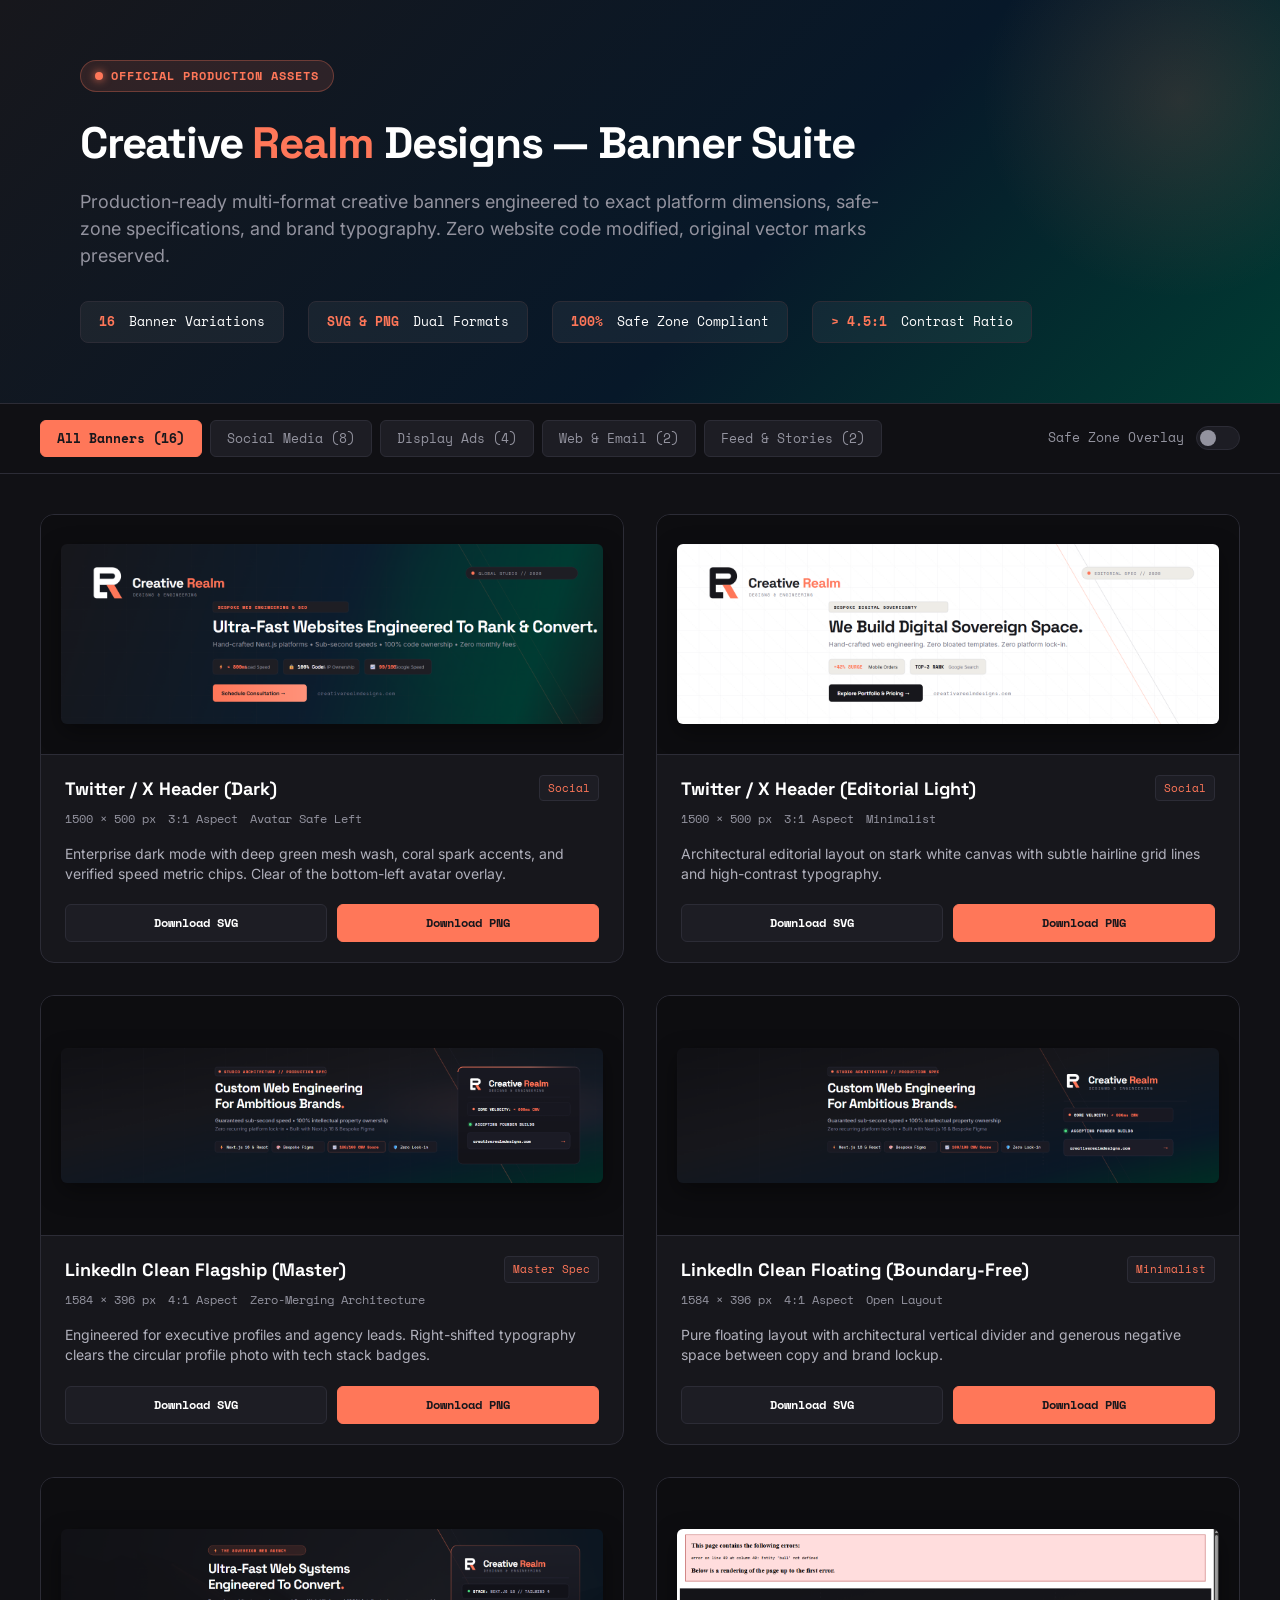
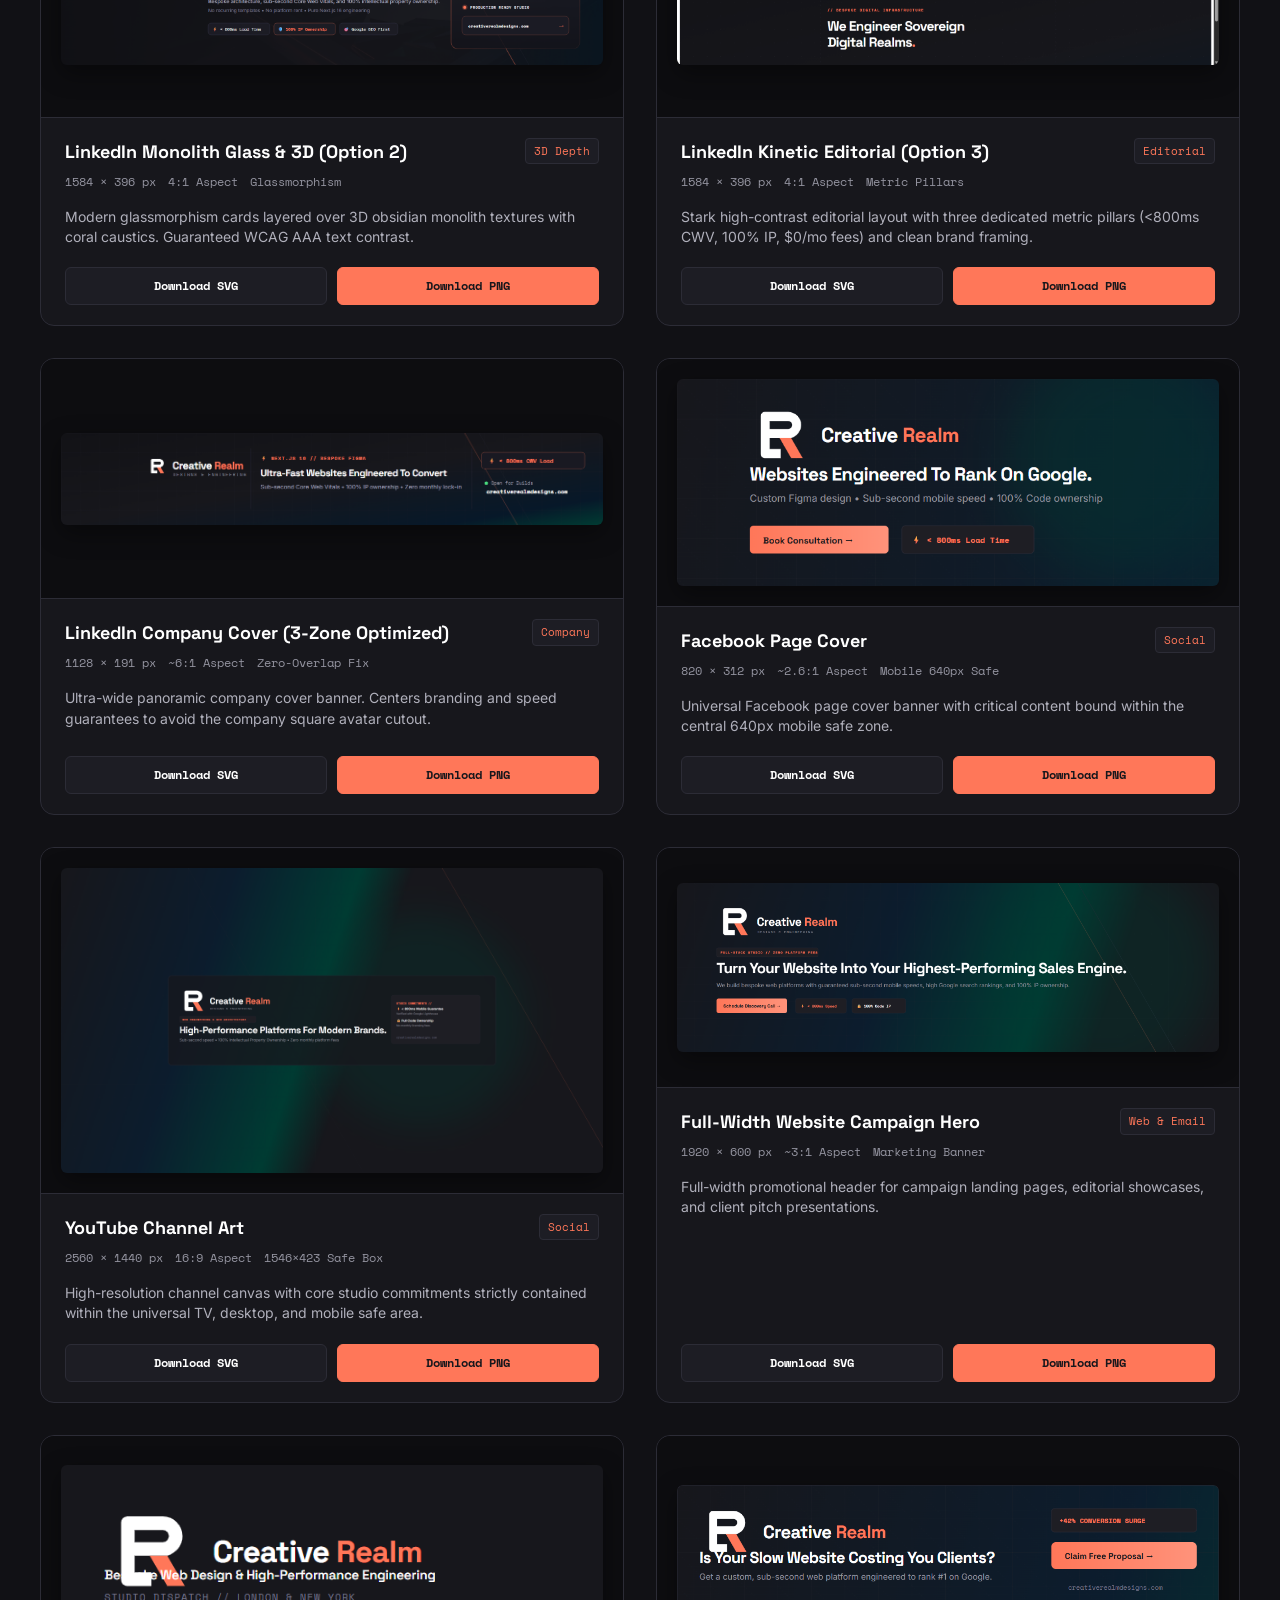
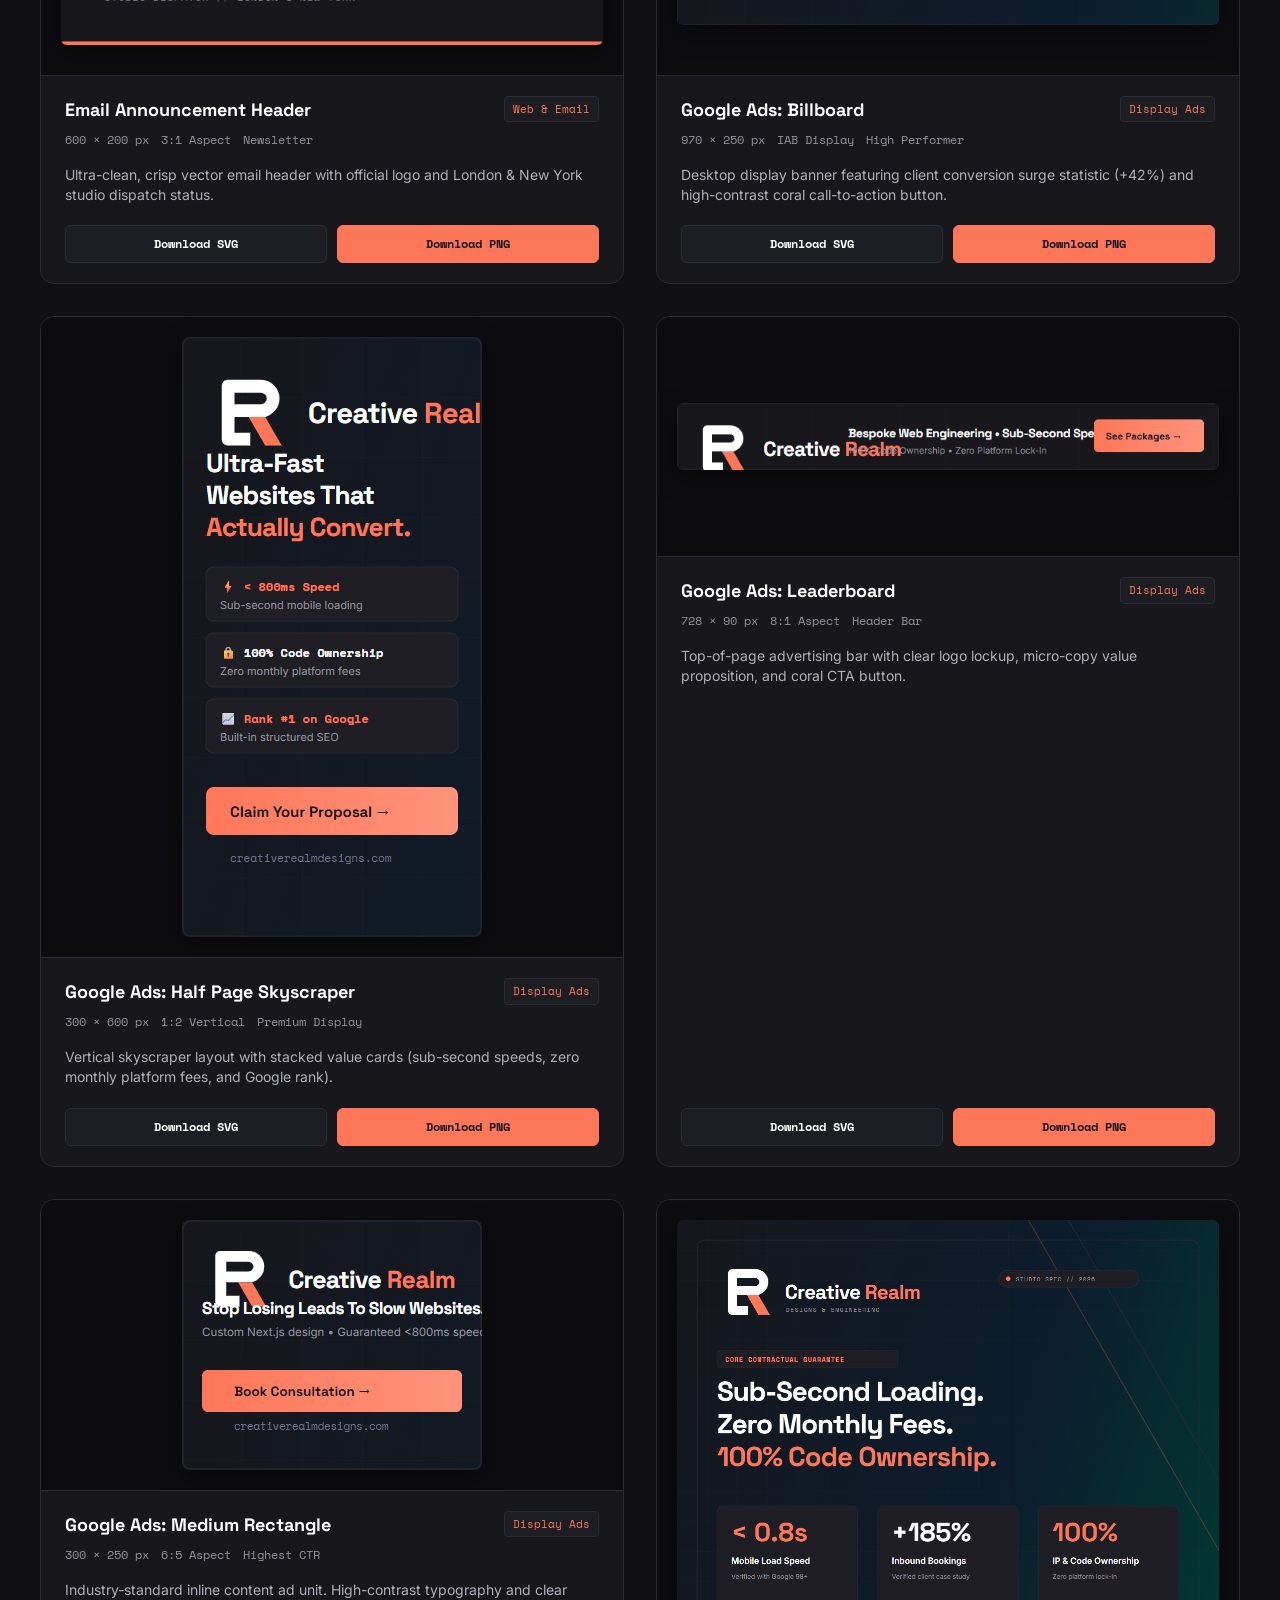
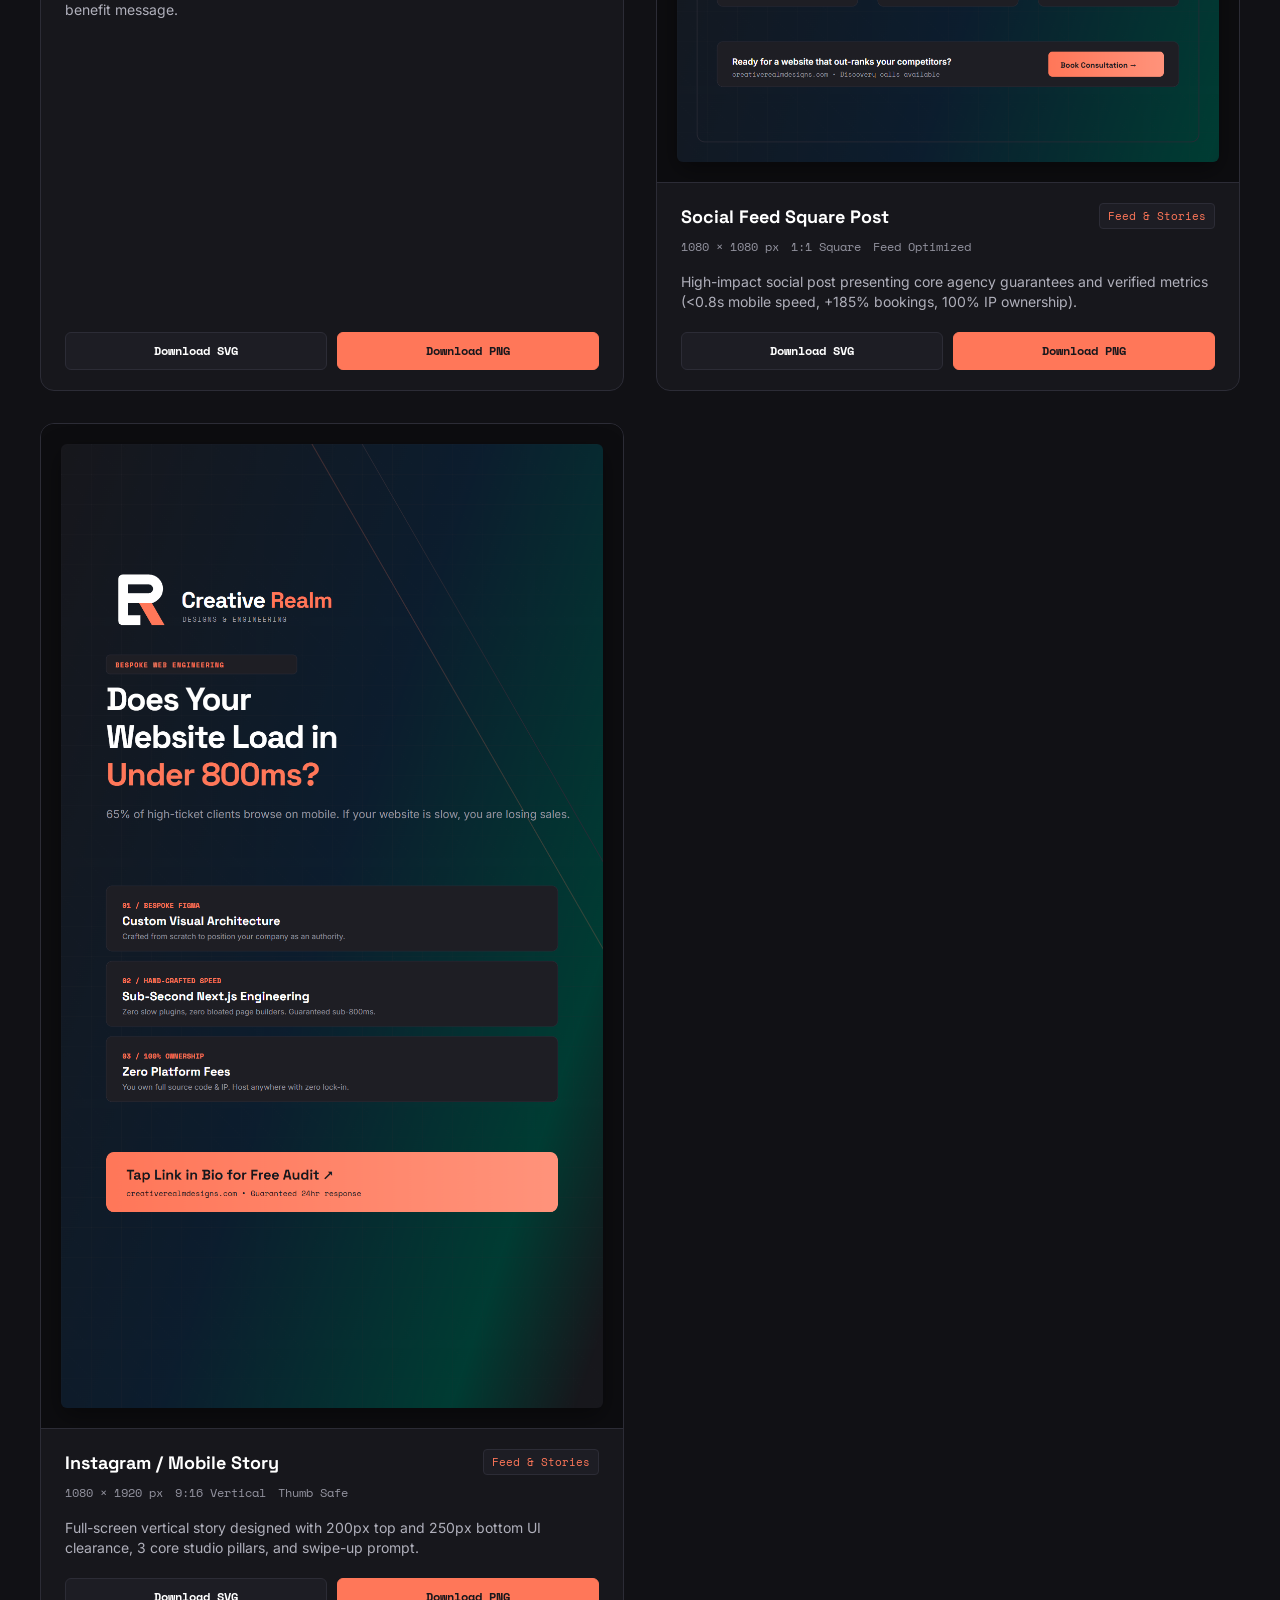
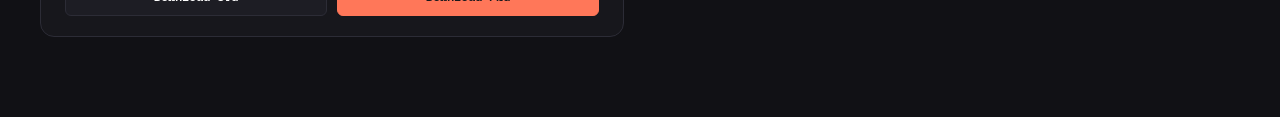
<file: public/banner/index.html>
<!DOCTYPE html>
<html lang="en">
<head>
  <meta charset="UTF-8">
  <meta name="viewport" content="width=device-width, initial-scale=1.0">
  <title>Creative Realm Designs — Brand Banner Suite &amp; Showcase</title>
  <link rel="preconnect" href="https://fonts.googleapis.com">
  <link rel="preconnect" href="https://fonts.gstatic.com" crossorigin>
  <link href="https://fonts.googleapis.com/css2?family=Space+Grotesk:wght@500;600;700&family=Space+Mono:wght@400;700&family=Inter:wght@400;500;600;700&display=swap" rel="stylesheet">
  <style>
    :root {
      --bg: #111115;
      --surface: #17171c;
      --card: #1d1d24;
      --card-border: #2c2c36;
      --text: #ffffff;
      --text-muted: #93939f;
      --coral: #ff7759;
      --coral-soft: #ffad9b;
      --deep-green: #003c33;
      --dark-navy: #071829;
      --soft-stone: #eeece7;
      --font-display: 'Space Grotesk', sans-serif;
      --font-mono: 'Space Mono', monospace;
      --font-body: 'Inter', sans-serif;
    }

    * { box-sizing: border-box; margin: 0; padding: 0; }
    body {
      background-color: var(--bg);
      color: var(--text);
      font-family: var(--font-body);
      line-height: 1.5;
      padding-bottom: 80px;
    }

    header {
      background: linear-gradient(135deg, #17171c 0%, #071829 60%, #003c33 100%);
      border-bottom: 1px solid var(--card-border);
      padding: 60px 40px;
      position: relative;
      overflow: hidden;
    }

    header::after {
      content: '';
      position: absolute;
      top: -100px;
      right: -100px;
      width: 400px;
      height: 400px;
      background: radial-gradient(circle, rgba(255,119,89,0.15) 0%, transparent 70%);
      pointer-events: none;
    }

    .container {
      max-width: 1440px;
      margin: 0 auto;
      padding: 0 40px;
    }

    .header-badge {
      display: inline-flex;
      align-items: center;
      gap: 8px;
      background: rgba(255, 119, 89, 0.12);
      border: 1px solid rgba(255, 119, 89, 0.3);
      color: var(--coral);
      padding: 6px 14px;
      border-radius: 999px;
      font-family: var(--font-mono);
      font-size: 12px;
      font-weight: 700;
      letter-spacing: 1px;
      margin-bottom: 18px;
    }

    .header-badge::before {
      content: '';
      width: 8px;
      height: 8px;
      background-color: var(--coral);
      border-radius: 50%;
      box-shadow: 0 0 8px var(--coral);
    }

    h1 {
      font-family: var(--font-display);
      font-size: 44px;
      font-weight: 700;
      letter-spacing: -1.2px;
      margin-bottom: 12px;
    }

    h1 span { color: var(--coral); }

    .header-desc {
      font-size: 18px;
      color: var(--text-muted);
      max-width: 800px;
    }

    .stats-bar {
      display: flex;
      flex-wrap: wrap;
      gap: 24px;
      margin-top: 32px;
    }

    .stat-pill {
      background: rgba(255, 255, 255, 0.05);
      border: 1px solid var(--card-border);
      border-radius: 8px;
      padding: 10px 18px;
      font-family: var(--font-mono);
      font-size: 13px;
    }

    .stat-pill strong {
      color: var(--coral);
      margin-right: 6px;
    }

    .controls-bar {
      position: sticky;
      top: 0;
      z-index: 100;
      background: rgba(17, 17, 21, 0.95);
      backdrop-filter: blur(12px);
      border-bottom: 1px solid var(--card-border);
      padding: 16px 0;
      margin-bottom: 40px;
    }

    .controls-inner {
      display: flex;
      flex-wrap: wrap;
      justify-content: space-between;
      align-items: center;
      gap: 16px;
    }

    .filter-group {
      display: flex;
      flex-wrap: wrap;
      gap: 8px;
    }

    .filter-btn {
      background: var(--card);
      border: 1px solid var(--card-border);
      color: var(--text-muted);
      padding: 8px 16px;
      border-radius: 6px;
      font-family: var(--font-mono);
      font-size: 12.5px;
      cursor: pointer;
      transition: all 0.2s ease;
    }

    .filter-btn:hover {
      color: var(--text);
      border-color: var(--coral);
    }

    .filter-btn.active {
      background: var(--coral);
      border-color: var(--coral);
      color: #17171c;
      font-weight: 700;
    }

    .toggle-group {
      display: flex;
      align-items: center;
      gap: 12px;
      font-family: var(--font-mono);
      font-size: 13px;
      color: var(--text-muted);
    }

    .switch {
      position: relative;
      display: inline-block;
      width: 44px;
      height: 24px;
    }

    .switch input { opacity: 0; width: 0; height: 0; }

    .slider {
      position: absolute;
      cursor: pointer;
      top: 0; left: 0; right: 0; bottom: 0;
      background-color: var(--card);
      border: 1px solid var(--card-border);
      transition: .3s;
      border-radius: 24px;
    }

    .slider:before {
      position: absolute;
      content: "";
      height: 16px;
      width: 16px;
      left: 3px;
      bottom: 3px;
      background-color: var(--text-muted);
      transition: .3s;
      border-radius: 50%;
    }

    input:checked + .slider {
      background-color: var(--coral);
    }

    input:checked + .slider:before {
      transform: translateX(20px);
      background-color: #17171c;
    }

    .grid {
      display: grid;
      grid-template-columns: repeat(auto-fill, minmax(440px, 1fr));
      gap: 32px;
    }

    .banner-card {
      background: var(--surface);
      border: 1px solid var(--card-border);
      border-radius: 14px;
      overflow: hidden;
      display: flex;
      flex-direction: column;
      transition: transform 0.2s ease, border-color 0.2s ease;
    }

    .banner-card:hover {
      transform: translateY(-3px);
      border-color: rgba(255, 119, 89, 0.4);
    }

    .banner-preview-wrapper {
      background: #0d0d10;
      padding: 20px;
      display: flex;
      align-items: center;
      justify-content: center;
      min-height: 240px;
      border-bottom: 1px solid var(--card-border);
      position: relative;
      overflow: hidden;
    }

    .banner-preview-img {
      max-width: 100%;
      height: auto;
      border-radius: 6px;
      box-shadow: 0 8px 24px rgba(0,0,0,0.4);
      display: block;
      transition: opacity 0.2s ease;
    }

    .safe-zone-overlay {
      position: absolute;
      top: 0; left: 0; width: 100%; height: 100%;
      pointer-events: none;
      display: none;
      box-sizing: border-box;
    }

    .show-safe-zones .safe-zone-overlay {
      display: block;
    }

    .banner-meta {
      padding: 20px 24px;
      flex: 1;
      display: flex;
      flex-direction: column;
      justify-content: space-between;
    }

    .banner-title-row {
      display: flex;
      justify-content: space-between;
      align-items: flex-start;
      margin-bottom: 8px;
    }

    .banner-title {
      font-family: var(--font-display);
      font-size: 18px;
      font-weight: 700;
    }

    .banner-tag {
      font-family: var(--font-mono);
      font-size: 11px;
      padding: 4px 8px;
      border-radius: 4px;
      background: var(--card);
      border: 1px solid var(--card-border);
      color: var(--coral);
    }

    .banner-specs {
      font-family: var(--font-mono);
      font-size: 12px;
      color: var(--text-muted);
      margin-bottom: 16px;
      display: flex;
      flex-wrap: wrap;
      gap: 12px;
    }

    .banner-desc {
      font-size: 14px;
      color: #b0b0bb;
      margin-bottom: 20px;
      line-height: 1.45;
    }

    .banner-actions {
      display: flex;
      gap: 10px;
      margin-top: auto;
    }

    .btn {
      flex: 1;
      text-align: center;
      padding: 9px 14px;
      border-radius: 6px;
      font-family: var(--font-mono);
      font-size: 12px;
      font-weight: 600;
      text-decoration: none;
      display: inline-flex;
      align-items: center;
      justify-content: center;
      gap: 6px;
      transition: all 0.2s;
    }

    .btn-primary {
      background: var(--coral);
      color: #17171c;
      border: 1px solid var(--coral);
    }

    .btn-primary:hover {
      background: var(--coral-soft);
    }

    .btn-secondary {
      background: var(--card);
      color: var(--text);
      border: 1px solid var(--card-border);
    }

    .btn-secondary:hover {
      background: #252530;
      border-color: #3f3f4e;
    }

    @media (max-width: 768px) {
      .container { padding: 0 20px; }
      header { padding: 40px 20px; }
      h1 { font-size: 32px; }
      .grid { grid-template-columns: 1fr; }
    }
  </style>
</head>
<body>

<header>
  <div class="container">
    <div class="header-badge">OFFICIAL PRODUCTION ASSETS</div>
    <h1>Creative <span>Realm</span> Designs — Banner Suite</h1>
    <p class="header-desc">
      Production-ready multi-format creative banners engineered to exact platform dimensions, safe-zone specifications, and brand typography. Zero website code modified, original vector marks preserved.
    </p>

    <div class="stats-bar">
      <div class="stat-pill"><strong>16</strong> Banner Variations</div>
      <div class="stat-pill"><strong>SVG &amp; PNG</strong> Dual Formats</div>
      <div class="stat-pill"><strong>100%</strong> Safe Zone Compliant</div>
      <div class="stat-pill"><strong>&gt; 4.5:1</strong> Contrast Ratio</div>
    </div>
  </div>
</header>

<div class="controls-bar">
  <div class="container controls-inner">
    <div class="filter-group">
      <button class="filter-btn active" data-filter="all">All Banners (16)</button>
      <button class="filter-btn" data-filter="social">Social Media (8)</button>
      <button class="filter-btn" data-filter="ads">Display Ads (4)</button>
      <button class="filter-btn" data-filter="web">Web &amp; Email (2)</button>
      <button class="filter-btn" data-filter="stories">Feed &amp; Stories (2)</button>
    </div>

    <div class="toggle-group">
      <span>Safe Zone Overlay</span>
      <label class="switch">
        <input type="checkbox" id="safeZoneToggle">
        <span class="slider"></span>
      </label>
    </div>
  </div>
</div>

<main class="container">
  <div class="grid" id="bannerGrid">

    <!-- 1. Twitter Dark -->
    <div class="banner-card" data-category="social">
      <div class="banner-preview-wrapper">
        <img src="twitter-header-dark-1500x500.png" alt="Twitter Header Dark" class="banner-preview-img" loading="lazy">
      </div>
      <div class="banner-meta">
        <div>
          <div class="banner-title-row">
            <h2 class="banner-title">Twitter / X Header (Dark)</h2>
            <span class="banner-tag">Social</span>
          </div>
          <div class="banner-specs">
            <span>1500 × 500 px</span>
            <span>3:1 Aspect</span>
            <span>Avatar Safe Left</span>
          </div>
          <p class="banner-desc">Enterprise dark mode with deep green mesh wash, coral spark accents, and verified speed metric chips. Clear of the bottom-left avatar overlay.</p>
        </div>
        <div class="banner-actions">
          <a href="twitter-header-dark-1500x500.svg" download class="btn btn-secondary">Download SVG</a>
          <a href="twitter-header-dark-1500x500.png" download class="btn btn-primary">Download PNG</a>
        </div>
      </div>
    </div>

    <!-- 2. Twitter Light -->
    <div class="banner-card" data-category="social">
      <div class="banner-preview-wrapper">
        <img src="twitter-header-light-1500x500.png" alt="Twitter Header Light" class="banner-preview-img" loading="lazy">
      </div>
      <div class="banner-meta">
        <div>
          <div class="banner-title-row">
            <h2 class="banner-title">Twitter / X Header (Editorial Light)</h2>
            <span class="banner-tag">Social</span>
          </div>
          <div class="banner-specs">
            <span>1500 × 500 px</span>
            <span>3:1 Aspect</span>
            <span>Minimalist</span>
          </div>
          <p class="banner-desc">Architectural editorial layout on stark white canvas with subtle hairline grid lines and high-contrast typography.</p>
        </div>
        <div class="banner-actions">
          <a href="twitter-header-light-1500x500.svg" download class="btn btn-secondary">Download SVG</a>
          <a href="twitter-header-light-1500x500.png" download class="btn btn-primary">Download PNG</a>
        </div>
      </div>
    </div>

    <!-- 3A. LinkedIn Personal (The Clean Master Flagship) -->
    <div class="banner-card" data-category="social">
      <div class="banner-preview-wrapper">
        <img src="linkedin-clean-dark-1584x396.png" alt="LinkedIn Clean Master Dark Banner" class="banner-preview-img" loading="lazy">
      </div>
      <div class="banner-meta">
        <div>
          <div class="banner-title-row">
            <h2 class="banner-title">LinkedIn Clean Flagship (Master)</h2>
            <span class="banner-tag">Master Spec</span>
          </div>
          <div class="banner-specs">
            <span>1584 × 396 px</span>
            <span>4:1 Aspect</span>
            <span>Zero-Merging Architecture</span>
          </div>
          <p class="banner-desc">Engineered for executive profiles and agency leads. Right-shifted typography clears the circular profile photo with tech stack badges.</p>
        </div>
        <div class="banner-actions">
          <a href="linkedin-clean-dark-1584x396.svg" download class="btn btn-secondary">Download SVG</a>
          <a href="linkedin-clean-dark-1584x396.png" download class="btn btn-primary">Download PNG</a>
        </div>
      </div>
    </div>

    <!-- 3B. LinkedIn Personal (Floating Minimalist) -->
    <div class="banner-card" data-category="social">
      <div class="banner-preview-wrapper">
        <img src="linkedin-clean-floating-1584x396.png" alt="LinkedIn Floating Minimalist Banner" class="banner-preview-img" loading="lazy">
      </div>
      <div class="banner-meta">
        <div>
          <div class="banner-title-row">
            <h2 class="banner-title">LinkedIn Clean Floating (Boundary-Free)</h2>
            <span class="banner-tag">Minimalist</span>
          </div>
          <div class="banner-specs">
            <span>1584 × 396 px</span>
            <span>4:1 Aspect</span>
            <span>Open Layout</span>
          </div>
          <p class="banner-desc">Pure floating layout with architectural vertical divider and generous negative space between copy and brand lockup.</p>
        </div>
        <div class="banner-actions">
          <a href="linkedin-clean-floating-1584x396.svg" download class="btn btn-secondary">Download SVG</a>
          <a href="linkedin-clean-floating-1584x396.png" download class="btn btn-primary">Download PNG</a>
        </div>
      </div>
    </div>

    <!-- 3B. LinkedIn Personal (Option 2: Modern High-Performance Glass & 3D Depth) -->
    <div class="banner-card" data-category="social">
      <div class="banner-preview-wrapper">
        <img src="linkedin-personal-monolith-1584x396.png" alt="LinkedIn Personal Monolith Banner" class="banner-preview-img" loading="lazy">
      </div>
      <div class="banner-meta">
        <div>
          <div class="banner-title-row">
            <h2 class="banner-title">LinkedIn Monolith Glass &amp; 3D (Option 2)</h2>
            <span class="banner-tag">3D Depth</span>
          </div>
          <div class="banner-specs">
            <span>1584 × 396 px</span>
            <span>4:1 Aspect</span>
            <span>Glassmorphism</span>
          </div>
          <p class="banner-desc">Modern glassmorphism cards layered over 3D obsidian monolith textures with coral caustics. Guaranteed WCAG AAA text contrast.</p>
        </div>
        <div class="banner-actions">
          <a href="linkedin-personal-monolith-1584x396.svg" download class="btn btn-secondary">Download SVG</a>
          <a href="linkedin-personal-monolith-1584x396.png" download class="btn btn-primary">Download PNG</a>
        </div>
      </div>
    </div>

    <!-- 3C. LinkedIn Personal (Option 3: Kinetic Studio Editorial) -->
    <div class="banner-card" data-category="social">
      <div class="banner-preview-wrapper">
        <img src="linkedin-personal-editorial-1584x396.png" alt="LinkedIn Personal Editorial Banner" class="banner-preview-img" loading="lazy">
      </div>
      <div class="banner-meta">
        <div>
          <div class="banner-title-row">
            <h2 class="banner-title">LinkedIn Kinetic Editorial (Option 3)</h2>
            <span class="banner-tag">Editorial</span>
          </div>
          <div class="banner-specs">
            <span>1584 × 396 px</span>
            <span>4:1 Aspect</span>
            <span>Metric Pillars</span>
          </div>
          <p class="banner-desc">Stark high-contrast editorial layout with three dedicated metric pillars (&lt;800ms CWV, 100% IP, $0/mo fees) and clean brand framing.</p>
        </div>
        <div class="banner-actions">
          <a href="linkedin-personal-editorial-1584x396.svg" download class="btn btn-secondary">Download SVG</a>
          <a href="linkedin-personal-editorial-1584x396.png" download class="btn btn-primary">Download PNG</a>
        </div>
      </div>
    </div>

    <!-- 4. LinkedIn Company -->
    <div class="banner-card" data-category="social">
      <div class="banner-preview-wrapper">
        <img src="linkedin-company-1128x191.png" alt="LinkedIn Company Banner" class="banner-preview-img" loading="lazy">
      </div>
      <div class="banner-meta">
        <div>
          <div class="banner-title-row">
            <h2 class="banner-title">LinkedIn Company Cover (3-Zone Optimized)</h2>
            <span class="banner-tag">Company</span>
          </div>
          <div class="banner-specs">
            <span>1128 × 191 px</span>
            <span>~6:1 Aspect</span>
            <span>Zero-Overlap Fix</span>
          </div>
          <p class="banner-desc">Ultra-wide panoramic company cover banner. Centers branding and speed guarantees to avoid the company square avatar cutout.</p>
        </div>
        <div class="banner-actions">
          <a href="linkedin-company-1128x191.svg" download class="btn btn-secondary">Download SVG</a>
          <a href="linkedin-company-1128x191.png" download class="btn btn-primary">Download PNG</a>
        </div>
      </div>
    </div>

    <!-- 5. Facebook Cover -->
    <div class="banner-card" data-category="social">
      <div class="banner-preview-wrapper">
        <img src="facebook-cover-820x312.png" alt="Facebook Cover" class="banner-preview-img" loading="lazy">
      </div>
      <div class="banner-meta">
        <div>
          <div class="banner-title-row">
            <h2 class="banner-title">Facebook Page Cover</h2>
            <span class="banner-tag">Social</span>
          </div>
          <div class="banner-specs">
            <span>820 × 312 px</span>
            <span>~2.6:1 Aspect</span>
            <span>Mobile 640px Safe</span>
          </div>
          <p class="banner-desc">Universal Facebook page cover banner with critical content bound within the central 640px mobile safe zone.</p>
        </div>
        <div class="banner-actions">
          <a href="facebook-cover-820x312.svg" download class="btn btn-secondary">Download SVG</a>
          <a href="facebook-cover-820x312.png" download class="btn btn-primary">Download PNG</a>
        </div>
      </div>
    </div>

    <!-- 6. YouTube Channel Art -->
    <div class="banner-card" data-category="social">
      <div class="banner-preview-wrapper">
        <img src="youtube-channel-art-2560x1440.png" alt="YouTube Channel Art" class="banner-preview-img" loading="lazy">
      </div>
      <div class="banner-meta">
        <div>
          <div class="banner-title-row">
            <h2 class="banner-title">YouTube Channel Art</h2>
            <span class="banner-tag">Social</span>
          </div>
          <div class="banner-specs">
            <span>2560 × 1440 px</span>
            <span>16:9 Aspect</span>
            <span>1546×423 Safe Box</span>
          </div>
          <p class="banner-desc">High-resolution channel canvas with core studio commitments strictly contained within the universal TV, desktop, and mobile safe area.</p>
        </div>
        <div class="banner-actions">
          <a href="youtube-channel-art-2560x1440.svg" download class="btn btn-secondary">Download SVG</a>
          <a href="youtube-channel-art-2560x1440.png" download class="btn btn-primary">Download PNG</a>
        </div>
      </div>
    </div>

    <!-- 7. Website Hero -->
    <div class="banner-card" data-category="web">
      <div class="banner-preview-wrapper">
        <img src="website-hero-1920x600.png" alt="Website Hero Banner" class="banner-preview-img" loading="lazy">
      </div>
      <div class="banner-meta">
        <div>
          <div class="banner-title-row">
            <h2 class="banner-title">Full-Width Website Campaign Hero</h2>
            <span class="banner-tag">Web &amp; Email</span>
          </div>
          <div class="banner-specs">
            <span>1920 × 600 px</span>
            <span>~3:1 Aspect</span>
            <span>Marketing Banner</span>
          </div>
          <p class="banner-desc">Full-width promotional header for campaign landing pages, editorial showcases, and client pitch presentations.</p>
        </div>
        <div class="banner-actions">
          <a href="website-hero-1920x600.svg" download class="btn btn-secondary">Download SVG</a>
          <a href="website-hero-1920x600.png" download class="btn btn-primary">Download PNG</a>
        </div>
      </div>
    </div>

    <!-- 8. Email Header -->
    <div class="banner-card" data-category="web">
      <div class="banner-preview-wrapper">
        <img src="email-header-600x200.png" alt="Email Header" class="banner-preview-img" loading="lazy">
      </div>
      <div class="banner-meta">
        <div>
          <div class="banner-title-row">
            <h2 class="banner-title">Email Announcement Header</h2>
            <span class="banner-tag">Web &amp; Email</span>
          </div>
          <div class="banner-specs">
            <span>600 × 200 px</span>
            <span>3:1 Aspect</span>
            <span>Newsletter</span>
          </div>
          <p class="banner-desc">Ultra-clean, crisp vector email header with official logo and London &amp; New York studio dispatch status.</p>
        </div>
        <div class="banner-actions">
          <a href="email-header-600x200.svg" download class="btn btn-secondary">Download SVG</a>
          <a href="email-header-600x200.png" download class="btn btn-primary">Download PNG</a>
        </div>
      </div>
    </div>

    <!-- 9. Ad Billboard -->
    <div class="banner-card" data-category="ads">
      <div class="banner-preview-wrapper">
        <img src="ad-billboard-970x250.png" alt="Billboard Ad" class="banner-preview-img" loading="lazy">
      </div>
      <div class="banner-meta">
        <div>
          <div class="banner-title-row">
            <h2 class="banner-title">Google Ads: Billboard</h2>
            <span class="banner-tag">Display Ads</span>
          </div>
          <div class="banner-specs">
            <span>970 × 250 px</span>
            <span>IAB Display</span>
            <span>High Performer</span>
          </div>
          <p class="banner-desc">Desktop display banner featuring client conversion surge statistic (+42%) and high-contrast coral call-to-action button.</p>
        </div>
        <div class="banner-actions">
          <a href="ad-billboard-970x250.svg" download class="btn btn-secondary">Download SVG</a>
          <a href="ad-billboard-970x250.png" download class="btn btn-primary">Download PNG</a>
        </div>
      </div>
    </div>

    <!-- 10. Ad Half Page -->
    <div class="banner-card" data-category="ads">
      <div class="banner-preview-wrapper">
        <img src="ad-half-page-300x600.png" alt="Half Page Ad" class="banner-preview-img" loading="lazy">
      </div>
      <div class="banner-meta">
        <div>
          <div class="banner-title-row">
            <h2 class="banner-title">Google Ads: Half Page Skyscraper</h2>
            <span class="banner-tag">Display Ads</span>
          </div>
          <div class="banner-specs">
            <span>300 × 600 px</span>
            <span>1:2 Vertical</span>
            <span>Premium Display</span>
          </div>
          <p class="banner-desc">Vertical skyscraper layout with stacked value cards (sub-second speeds, zero monthly platform fees, and Google rank).</p>
        </div>
        <div class="banner-actions">
          <a href="ad-half-page-300x600.svg" download class="btn btn-secondary">Download SVG</a>
          <a href="ad-half-page-300x600.png" download class="btn btn-primary">Download PNG</a>
        </div>
      </div>
    </div>

    <!-- 11. Ad Leaderboard -->
    <div class="banner-card" data-category="ads">
      <div class="banner-preview-wrapper">
        <img src="ad-leaderboard-728x90.png" alt="Leaderboard Ad" class="banner-preview-img" loading="lazy">
      </div>
      <div class="banner-meta">
        <div>
          <div class="banner-title-row">
            <h2 class="banner-title">Google Ads: Leaderboard</h2>
            <span class="banner-tag">Display Ads</span>
          </div>
          <div class="banner-specs">
            <span>728 × 90 px</span>
            <span>8:1 Aspect</span>
            <span>Header Bar</span>
          </div>
          <p class="banner-desc">Top-of-page advertising bar with clear logo lockup, micro-copy value proposition, and coral CTA button.</p>
        </div>
        <div class="banner-actions">
          <a href="ad-leaderboard-728x90.svg" download class="btn btn-secondary">Download SVG</a>
          <a href="ad-leaderboard-728x90.png" download class="btn btn-primary">Download PNG</a>
        </div>
      </div>
    </div>

    <!-- 12. Ad Medium Rectangle -->
    <div class="banner-card" data-category="ads">
      <div class="banner-preview-wrapper">
        <img src="ad-medium-rectangle-300x250.png" alt="Medium Rectangle Ad" class="banner-preview-img" loading="lazy">
      </div>
      <div class="banner-meta">
        <div>
          <div class="banner-title-row">
            <h2 class="banner-title">Google Ads: Medium Rectangle</h2>
            <span class="banner-tag">Display Ads</span>
          </div>
          <div class="banner-specs">
            <span>300 × 250 px</span>
            <span>6:5 Aspect</span>
            <span>Highest CTR</span>
          </div>
          <p class="banner-desc">Industry-standard inline content ad unit. High-contrast typography and clear benefit message.</p>
        </div>
        <div class="banner-actions">
          <a href="ad-medium-rectangle-300x250.svg" download class="btn btn-secondary">Download SVG</a>
          <a href="ad-medium-rectangle-300x250.png" download class="btn btn-primary">Download PNG</a>
        </div>
      </div>
    </div>

    <!-- 13. Social Feed Square -->
    <div class="banner-card" data-category="stories">
      <div class="banner-preview-wrapper">
        <img src="social-post-square-1080x1080.png" alt="Social Post Square" class="banner-preview-img" loading="lazy">
      </div>
      <div class="banner-meta">
        <div>
          <div class="banner-title-row">
            <h2 class="banner-title">Social Feed Square Post</h2>
            <span class="banner-tag">Feed &amp; Stories</span>
          </div>
          <div class="banner-specs">
            <span>1080 × 1080 px</span>
            <span>1:1 Square</span>
            <span>Feed Optimized</span>
          </div>
          <p class="banner-desc">High-impact social post presenting core agency guarantees and verified metrics (<0.8s mobile speed, +185% bookings, 100% IP ownership).</p>
        </div>
        <div class="banner-actions">
          <a href="social-post-square-1080x1080.svg" download class="btn btn-secondary">Download SVG</a>
          <a href="social-post-square-1080x1080.png" download class="btn btn-primary">Download PNG</a>
        </div>
      </div>
    </div>

    <!-- 14. Social Story Vertical -->
    <div class="banner-card" data-category="stories">
      <div class="banner-preview-wrapper">
        <img src="social-story-vertical-1080x1920.png" alt="Social Story Vertical" class="banner-preview-img" loading="lazy">
      </div>
      <div class="banner-meta">
        <div>
          <div class="banner-title-row">
            <h2 class="banner-title">Instagram / Mobile Story</h2>
            <span class="banner-tag">Feed &amp; Stories</span>
          </div>
          <div class="banner-specs">
            <span>1080 × 1920 px</span>
            <span>9:16 Vertical</span>
            <span>Thumb Safe</span>
          </div>
          <p class="banner-desc">Full-screen vertical story designed with 200px top and 250px bottom UI clearance, 3 core studio pillars, and swipe-up prompt.</p>
        </div>
        <div class="banner-actions">
          <a href="social-story-vertical-1080x1920.svg" download class="btn btn-secondary">Download SVG</a>
          <a href="social-story-vertical-1080x1920.png" download class="btn btn-primary">Download PNG</a>
        </div>
      </div>
    </div>

  </div>
</main>

<script>
  // Filter logic
  const filterBtns = document.querySelectorAll('.filter-btn');
  const cards = document.querySelectorAll('.banner-card');

  filterBtns.forEach(btn => {
    btn.addEventListener('click', () => {
      filterBtns.forEach(b => b.classList.remove('active'));
      btn.classList.add('active');
      const filter = btn.dataset.filter;

      cards.forEach(card => {
        if (filter === 'all' || card.dataset.category === filter) {
          card.style.display = 'flex';
        } else {
          card.style.display = 'none';
        }
      });
    });
  });

  // Safe zone toggle
  const toggle = document.getElementById('safeZoneToggle');
  toggle.addEventListener('change', () => {
    document.body.classList.toggle('show-safe-zones', toggle.checked);
  });
</script>

</body>
</html>
</file>
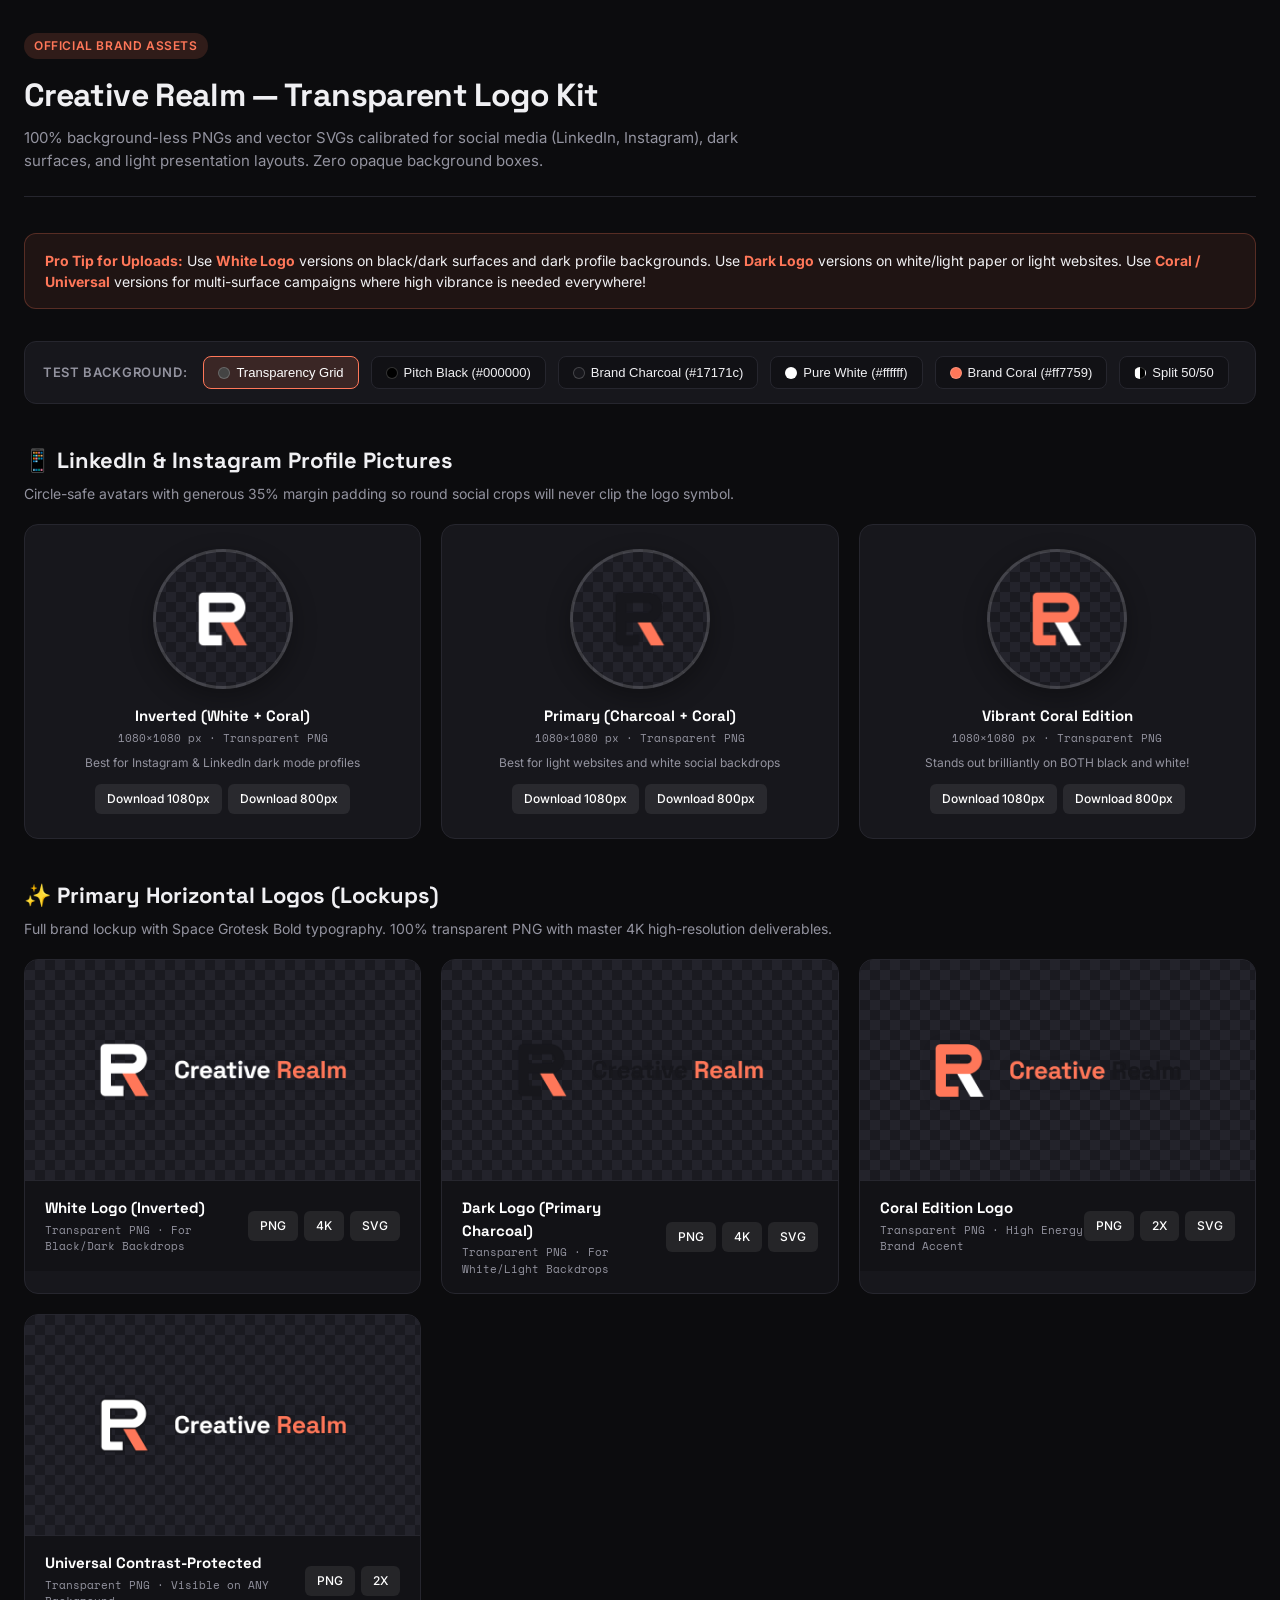
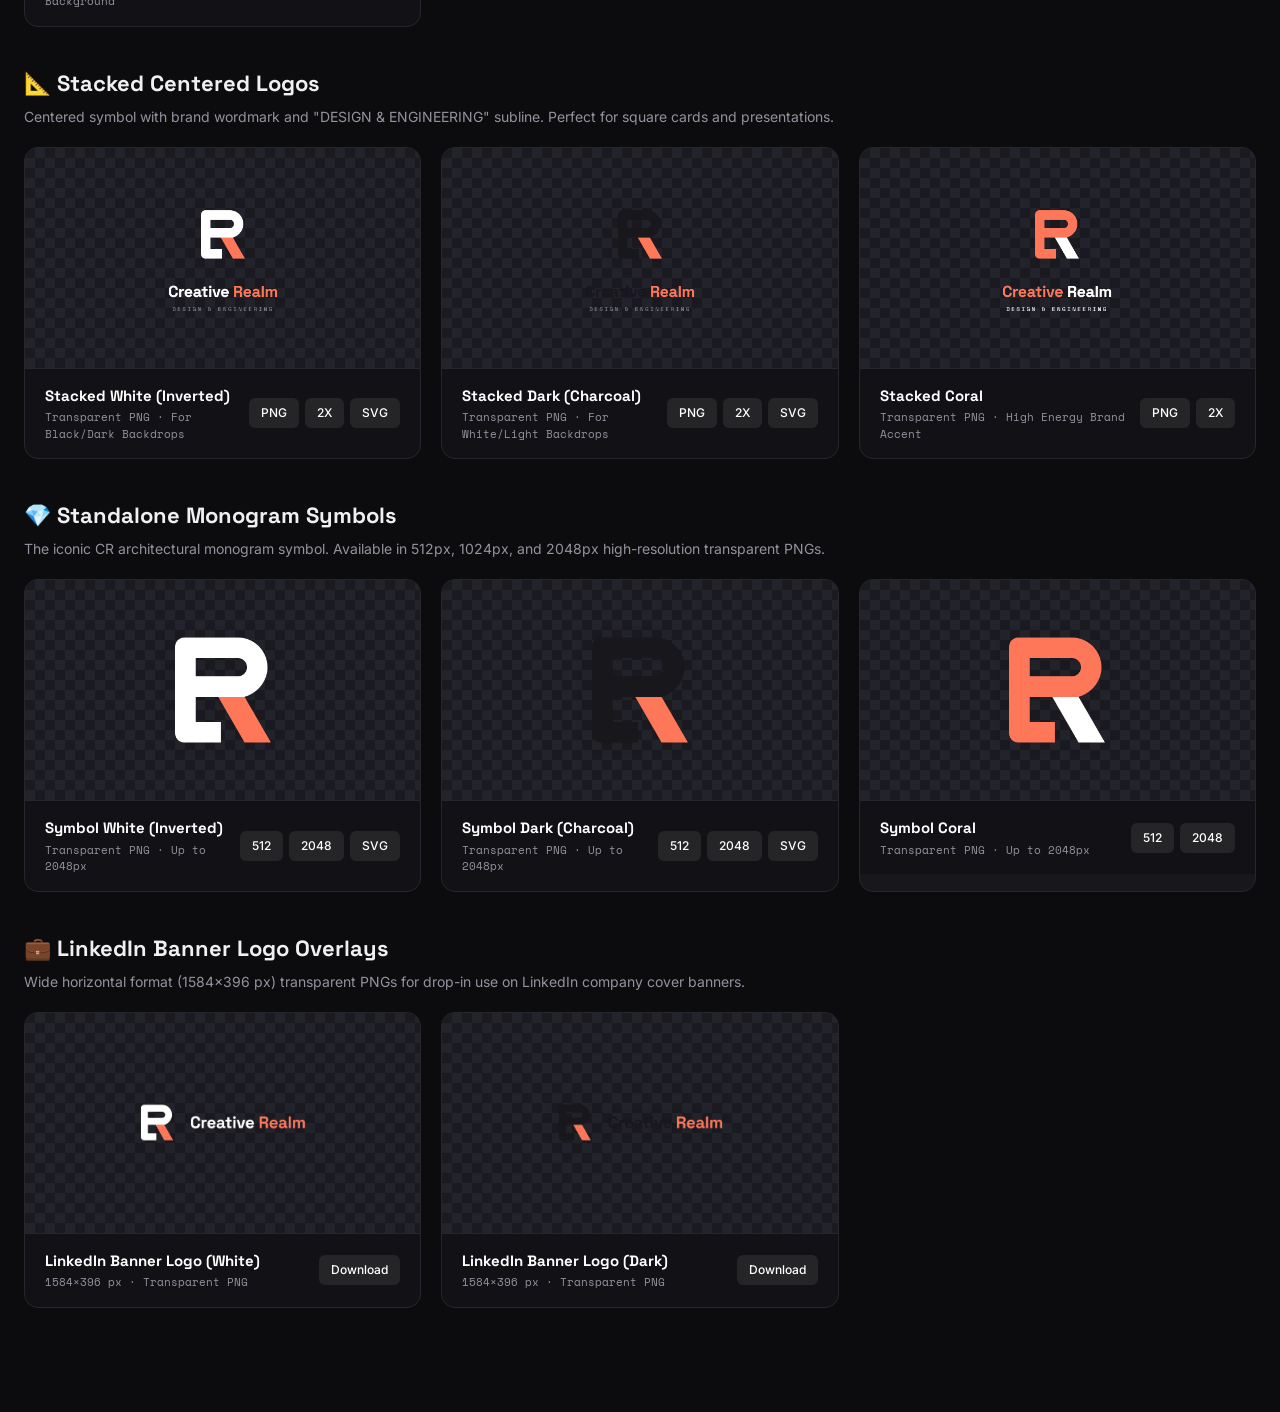
<file: public/brand/index.html>
<!doctype html>
<html lang="en">
<head>
  <meta charset="utf-8">
  <title>Creative Realm — Background-less Logo & Social Brand Kit</title>
  <meta name="viewport" content="width=device-width, initial-scale=1">
  <link rel="preconnect" href="https://fonts.googleapis.com">
  <link rel="preconnect" href="https://fonts.gstatic.com" crossorigin>
  <link href="https://fonts.googleapis.com/css2?family=Space+Grotesk:wght@500;700&family=Space+Mono:wght@400&family=Inter:wght@400;500;600&display=swap" rel="stylesheet">
  <style>
    :root {
      --bg: #0c0c0e;
      --surface: #17171c;
      --surface-border: #26262e;
      --text: #f0f0f3;
      --text-muted: #93939f;
      --coral: #ff7759;
      --coral-glow: rgba(255, 119, 89, 0.2);
    }
    * { box-sizing: border-box; margin: 0; padding: 0; }
    body {
      font-family: 'Inter', system-ui, sans-serif;
      background: var(--bg);
      color: var(--text);
      line-height: 1.5;
      padding: 32px 24px 80px;
    }
    .container {
      max-width: 1280px;
      margin: 0 auto;
    }
    header {
      margin-bottom: 36px;
      border-bottom: 1px solid var(--surface-border);
      padding-bottom: 24px;
    }
    .badge {
      display: inline-block;
      padding: 4px 10px;
      border-radius: 9999px;
      background: rgba(255, 119, 89, 0.15);
      color: var(--coral);
      font-size: 12px;
      font-weight: 600;
      letter-spacing: 0.05em;
      text-transform: uppercase;
      margin-bottom: 12px;
    }
    h1 {
      font-family: 'Space Grotesk', sans-serif;
      font-size: 32px;
      font-weight: 700;
      letter-spacing: -0.02em;
      margin-bottom: 8px;
    }
    .subtitle {
      color: var(--text-muted);
      font-size: 15px;
      max-width: 780px;
    }

    /* Controls Bar */
    .controls {
      display: flex;
      flex-wrap: wrap;
      align-items: center;
      gap: 12px;
      background: var(--surface);
      border: 1px solid var(--surface-border);
      border-radius: 12px;
      padding: 14px 18px;
      margin-bottom: 32px;
      position: sticky;
      top: 16px;
      z-index: 100;
      backdrop-filter: blur(12px);
    }
    .controls-label {
      font-size: 13px;
      font-weight: 600;
      color: var(--text-muted);
      text-transform: uppercase;
      letter-spacing: 0.05em;
      margin-right: 4px;
    }
    .bg-btn {
      display: inline-flex;
      align-items: center;
      gap: 6px;
      padding: 8px 14px;
      border-radius: 8px;
      border: 1px solid var(--surface-border);
      background: #111115;
      color: var(--text);
      font-size: 13px;
      font-weight: 500;
      cursor: pointer;
      transition: all 0.15s ease;
    }
    .bg-btn:hover {
      border-color: var(--coral);
    }
    .bg-btn.active {
      border-color: var(--coral);
      background: rgba(255, 119, 89, 0.15);
      color: #fff;
    }
    .dot {
      width: 12px;
      height: 12px;
      border-radius: 50%;
      border: 1px solid rgba(255,255,255,0.2);
    }

    /* Section */
    .section-title {
      font-family: 'Space Grotesk', sans-serif;
      font-size: 22px;
      font-weight: 700;
      margin: 40px 0 16px;
      display: flex;
      align-items: center;
      gap: 10px;
    }
    .section-desc {
      color: var(--text-muted);
      font-size: 14px;
      margin-top: -10px;
      margin-bottom: 20px;
    }

    /* Grid */
    .asset-grid {
      display: grid;
      grid-template-columns: repeat(auto-fill, minmax(360px, 1fr));
      gap: 20px;
      margin-bottom: 24px;
    }

    /* Card */
    .card {
      background: var(--surface);
      border: 1px solid var(--surface-border);
      border-radius: 14px;
      overflow: hidden;
      display: flex;
      flex-direction: column;
      transition: transform 0.2s ease, border-color 0.2s ease;
    }
    .card:hover {
      border-color: rgba(255, 119, 89, 0.4);
      transform: translateY(-2px);
    }
    .card-preview {
      height: 220px;
      display: flex;
      align-items: center;
      justify-content: center;
      padding: 24px;
      position: relative;
      transition: background 0.2s ease;
    }
    .card-preview img {
      max-width: 90%;
      max-height: 85%;
      object-fit: contain;
      filter: drop-shadow(0 2px 8px rgba(0,0,0,0.06));
    }
    .card-info {
      padding: 16px 20px;
      border-top: 1px solid var(--surface-border);
      display: flex;
      justify-content: space-between;
      align-items: center;
      background: rgba(0,0,0,0.2);
    }
    .card-title {
      font-family: 'Space Grotesk', sans-serif;
      font-size: 15px;
      font-weight: 700;
      color: #fff;
    }
    .card-meta {
      font-family: 'Space Mono', monospace;
      font-size: 11px;
      color: var(--text-muted);
      margin-top: 2px;
    }
    .dl-btn {
      display: inline-flex;
      align-items: center;
      gap: 6px;
      padding: 6px 12px;
      border-radius: 6px;
      background: rgba(255,255,255,0.08);
      color: #fff;
      text-decoration: none;
      font-size: 12px;
      font-weight: 500;
      transition: all 0.15s ease;
    }
    .dl-btn:hover {
      background: var(--coral);
      color: #fff;
    }

    /* Social Section */
    .social-showcase {
      display: grid;
      grid-template-columns: repeat(auto-fit, minmax(280px, 1fr));
      gap: 20px;
      margin-top: 16px;
    }
    .social-card {
      background: var(--surface);
      border: 1px solid var(--surface-border);
      border-radius: 14px;
      padding: 24px;
      text-align: center;
    }
    .social-circle-mask {
      width: 140px;
      height: 140px;
      border-radius: 50%;
      margin: 0 auto 16px;
      display: flex;
      align-items: center;
      justify-content: center;
      border: 3px solid rgba(255,255,255,0.15);
      box-shadow: 0 8px 24px rgba(0,0,0,0.3);
      position: relative;
      overflow: hidden;
      transition: background 0.2s ease;
    }
    .social-circle-mask img {
      width: 100%;
      height: 100%;
      object-fit: contain;
    }

    /* Background Modes */
    .bg-checker {
      background-color: #1a1a20 !important;
      background-image: 
        linear-gradient(45deg, #23232b 25%, transparent 25%), 
        linear-gradient(-45deg, #23232b 25%, transparent 25%), 
        linear-gradient(45deg, transparent 75%, #23232b 75%), 
        linear-gradient(-45deg, transparent 75%, #23232b 75%) !important;
      background-size: 20px 20px !important;
      background-position: 0 0, 0 10px, 10px -10px, -10px 0px !important;
    }
    .bg-white-mode { background: #ffffff !important; }
    .bg-black-mode { background: #000000 !important; }
    .bg-charcoal-mode { background: #17171c !important; }
    .bg-coral-mode { background: #ff7759 !important; }
    .bg-split-mode {
      background: linear-gradient(90deg, #ffffff 50%, #000000 50%) !important;
    }

    /* Guidelines Banner */
    .notice {
      background: rgba(255, 119, 89, 0.08);
      border: 1px solid rgba(255, 119, 89, 0.25);
      border-radius: 12px;
      padding: 16px 20px;
      margin-bottom: 32px;
      font-size: 14px;
    }
    .notice strong { color: var(--coral); }
  </style>
</head>
<body>
  <div class="container">
    <header>
      <div class="badge">Official Brand Assets</div>
      <h1>Creative Realm — Transparent Logo Kit</h1>
      <p class="subtitle">
        100% background-less PNGs and vector SVGs calibrated for social media (LinkedIn, Instagram), dark surfaces, and light presentation layouts. Zero opaque background boxes.
      </p>
    </header>

    <div class="notice">
      <strong>Pro Tip for Uploads:</strong>
      Use <strong>White Logo</strong> versions on black/dark surfaces and dark profile backgrounds. Use <strong>Dark Logo</strong> versions on white/light paper or light websites. Use <strong>Coral / Universal</strong> versions for multi-surface campaigns where high vibrance is needed everywhere!
    </div>

    <!-- Live Background Switcher Controls -->
    <div class="controls">
      <span class="controls-label">Test Background:</span>
      <button class="bg-btn active" onclick="setBg('checker')"><span class="dot" style="background:#444"></span> Transparency Grid</button>
      <button class="bg-btn" onclick="setBg('black')"><span class="dot" style="background:#000"></span> Pitch Black (#000000)</button>
      <button class="bg-btn" onclick="setBg('charcoal')"><span class="dot" style="background:#17171c"></span> Brand Charcoal (#17171c)</button>
      <button class="bg-btn" onclick="setBg('white')"><span class="dot" style="background:#fff"></span> Pure White (#ffffff)</button>
      <button class="bg-btn" onclick="setBg('coral')"><span class="dot" style="background:#ff7759"></span> Brand Coral (#ff7759)</button>
      <button class="bg-btn" onclick="setBg('split')"><span class="dot" style="background:linear-gradient(90deg,#fff 50%,#000 50%)"></span> Split 50/50</button>
    </div>

    <!-- Section: Social Media Avatars (Instagram & LinkedIn) -->
    <h2 class="section-title">📱 LinkedIn & Instagram Profile Pictures</h2>
    <p class="section-desc">Circle-safe avatars with generous 35% margin padding so round social crops will never clip the logo symbol.</p>
    
    <div class="social-showcase">
      <!-- White Avatar -->
      <div class="social-card">
        <div class="social-circle-mask target-bg bg-checker">
          <img src="instagram-profile-white.png" alt="White Avatar">
        </div>
        <div class="card-title">Inverted (White + Coral)</div>
        <div class="card-meta">1080×1080 px · Transparent PNG</div>
        <p style="font-size:12px;color:var(--text-muted);margin:8px 0 12px;">Best for Instagram & LinkedIn dark mode profiles</p>
        <div style="display:flex;gap:6px;justify-content:center;">
          <a class="dl-btn" href="instagram-profile-white.png" download>Download 1080px</a>
          <a class="dl-btn" href="linkedin-profile-white.png" download>Download 800px</a>
        </div>
      </div>

      <!-- Dark Avatar -->
      <div class="social-card">
        <div class="social-circle-mask target-bg bg-checker">
          <img src="instagram-profile-dark.png" alt="Dark Avatar">
        </div>
        <div class="card-title">Primary (Charcoal + Coral)</div>
        <div class="card-meta">1080×1080 px · Transparent PNG</div>
        <p style="font-size:12px;color:var(--text-muted);margin:8px 0 12px;">Best for light websites and white social backdrops</p>
        <div style="display:flex;gap:6px;justify-content:center;">
          <a class="dl-btn" href="instagram-profile-dark.png" download>Download 1080px</a>
          <a class="dl-btn" href="linkedin-profile-dark.png" download>Download 800px</a>
        </div>
      </div>

      <!-- Coral Avatar -->
      <div class="social-card">
        <div class="social-circle-mask target-bg bg-checker">
          <img src="instagram-profile-coral.png" alt="Coral Avatar">
        </div>
        <div class="card-title">Vibrant Coral Edition</div>
        <div class="card-meta">1080×1080 px · Transparent PNG</div>
        <p style="font-size:12px;color:var(--text-muted);margin:8px 0 12px;">Stands out brilliantly on BOTH black and white!</p>
        <div style="display:flex;gap:6px;justify-content:center;">
          <a class="dl-btn" href="instagram-profile-coral.png" download>Download 1080px</a>
          <a class="dl-btn" href="linkedin-profile-coral.png" download>Download 800px</a>
        </div>
      </div>
    </div>

    <!-- Section: Horizontal Logos -->
    <h2 class="section-title">✨ Primary Horizontal Logos (Lockups)</h2>
    <p class="section-desc">Full brand lockup with Space Grotesk Bold typography. 100% transparent PNG with master 4K high-resolution deliverables.</p>

    <div class="asset-grid">
      <!-- White Horizontal Logo -->
      <div class="card">
        <div class="card-preview target-bg bg-checker">
          <img src="creative-realm-logo-white.png" alt="Creative Realm White Logo">
        </div>
        <div class="card-info">
          <div>
            <div class="card-title">White Logo (Inverted)</div>
            <div class="card-meta">Transparent PNG · For Black/Dark Backdrops</div>
          </div>
          <div style="display:flex;gap:6px;">
            <a class="dl-btn" href="creative-realm-logo-white.png" download>PNG</a>
            <a class="dl-btn" href="creative-realm-logo-white-4k.png" download>4K</a>
            <a class="dl-btn" href="creative-realm-logo-white.svg" download>SVG</a>
          </div>
        </div>
      </div>

      <!-- Dark Horizontal Logo -->
      <div class="card">
        <div class="card-preview target-bg bg-checker">
          <img src="creative-realm-logo-dark.png" alt="Creative Realm Dark Logo">
        </div>
        <div class="card-info">
          <div>
            <div class="card-title">Dark Logo (Primary Charcoal)</div>
            <div class="card-meta">Transparent PNG · For White/Light Backdrops</div>
          </div>
          <div style="display:flex;gap:6px;">
            <a class="dl-btn" href="creative-realm-logo-dark.png" download>PNG</a>
            <a class="dl-btn" href="creative-realm-logo-dark-4k.png" download>4K</a>
            <a class="dl-btn" href="creative-realm-logo.svg" download>SVG</a>
          </div>
        </div>
      </div>

      <!-- Coral Horizontal Logo -->
      <div class="card">
        <div class="card-preview target-bg bg-checker">
          <img src="creative-realm-logo-coral.png" alt="Creative Realm Coral Logo">
        </div>
        <div class="card-info">
          <div>
            <div class="card-title">Coral Edition Logo</div>
            <div class="card-meta">Transparent PNG · High Energy Brand Accent</div>
          </div>
          <div style="display:flex;gap:6px;">
            <a class="dl-btn" href="creative-realm-logo-coral.png" download>PNG</a>
            <a class="dl-btn" href="creative-realm-logo-coral-2x.png" download>2X</a>
            <a class="dl-btn" href="creative-realm-logo-coral.svg" download>SVG</a>
          </div>
        </div>
      </div>

      <!-- Universal Contrast Safe -->
      <div class="card">
        <div class="card-preview target-bg bg-checker">
          <img src="creative-realm-logo-universal.png" alt="Creative Realm Universal Logo">
        </div>
        <div class="card-info">
          <div>
            <div class="card-title">Universal Contrast-Protected</div>
            <div class="card-meta">Transparent PNG · Visible on ANY Background</div>
          </div>
          <div style="display:flex;gap:6px;">
            <a class="dl-btn" href="creative-realm-logo-universal.png" download>PNG</a>
            <a class="dl-btn" href="creative-realm-logo-universal-2x.png" download>2X</a>
          </div>
        </div>
      </div>
    </div>

    <!-- Section: Stacked Logos -->
    <h2 class="section-title">📐 Stacked Centered Logos</h2>
    <p class="section-desc">Centered symbol with brand wordmark and "DESIGN &amp; ENGINEERING" subline. Perfect for square cards and presentations.</p>

    <div class="asset-grid">
      <!-- Stacked White -->
      <div class="card">
        <div class="card-preview target-bg bg-checker">
          <img src="creative-realm-logo-stacked-white.png" alt="Creative Realm Stacked White">
        </div>
        <div class="card-info">
          <div>
            <div class="card-title">Stacked White (Inverted)</div>
            <div class="card-meta">Transparent PNG · For Black/Dark Backdrops</div>
          </div>
          <div style="display:flex;gap:6px;">
            <a class="dl-btn" href="creative-realm-logo-stacked-white.png" download>PNG</a>
            <a class="dl-btn" href="creative-realm-logo-stacked-white-2x.png" download>2X</a>
            <a class="dl-btn" href="creative-realm-logo-stacked-white.svg" download>SVG</a>
          </div>
        </div>
      </div>

      <!-- Stacked Dark -->
      <div class="card">
        <div class="card-preview target-bg bg-checker">
          <img src="creative-realm-logo-stacked-dark.png" alt="Creative Realm Stacked Dark">
        </div>
        <div class="card-info">
          <div>
            <div class="card-title">Stacked Dark (Charcoal)</div>
            <div class="card-meta">Transparent PNG · For White/Light Backdrops</div>
          </div>
          <div style="display:flex;gap:6px;">
            <a class="dl-btn" href="creative-realm-logo-stacked-dark.png" download>PNG</a>
            <a class="dl-btn" href="creative-realm-logo-stacked-dark-2x.png" download>2X</a>
            <a class="dl-btn" href="creative-realm-logo-stacked.svg" download>SVG</a>
          </div>
        </div>
      </div>

      <!-- Stacked Coral -->
      <div class="card">
        <div class="card-preview target-bg bg-checker">
          <img src="creative-realm-logo-stacked-coral.png" alt="Creative Realm Stacked Coral">
        </div>
        <div class="card-info">
          <div>
            <div class="card-title">Stacked Coral</div>
            <div class="card-meta">Transparent PNG · High Energy Brand Accent</div>
          </div>
          <div style="display:flex;gap:6px;">
            <a class="dl-btn" href="creative-realm-logo-stacked-coral.png" download>PNG</a>
            <a class="dl-btn" href="creative-realm-logo-stacked-coral-2x.png" download>2X</a>
          </div>
        </div>
      </div>
    </div>

    <!-- Section: Standalone Symbols -->
    <h2 class="section-title">💎 Standalone Monogram Symbols</h2>
    <p class="section-desc">The iconic CR architectural monogram symbol. Available in 512px, 1024px, and 2048px high-resolution transparent PNGs.</p>

    <div class="asset-grid">
      <!-- White Symbol -->
      <div class="card">
        <div class="card-preview target-bg bg-checker">
          <img src="creative-realm-symbol-white.png" alt="Creative Realm Symbol White">
        </div>
        <div class="card-info">
          <div>
            <div class="card-title">Symbol White (Inverted)</div>
            <div class="card-meta">Transparent PNG · Up to 2048px</div>
          </div>
          <div style="display:flex;gap:6px;">
            <a class="dl-btn" href="creative-realm-symbol-white.png" download>512</a>
            <a class="dl-btn" href="creative-realm-symbol-white-2048.png" download>2048</a>
            <a class="dl-btn" href="creative-realm-symbol-white.svg" download>SVG</a>
          </div>
        </div>
      </div>

      <!-- Dark Symbol -->
      <div class="card">
        <div class="card-preview target-bg bg-checker">
          <img src="creative-realm-symbol-dark.png" alt="Creative Realm Symbol Dark">
        </div>
        <div class="card-info">
          <div>
            <div class="card-title">Symbol Dark (Charcoal)</div>
            <div class="card-meta">Transparent PNG · Up to 2048px</div>
          </div>
          <div style="display:flex;gap:6px;">
            <a class="dl-btn" href="creative-realm-symbol-dark.png" download>512</a>
            <a class="dl-btn" href="creative-realm-symbol-dark-2048.png" download>2048</a>
            <a class="dl-btn" href="creative-realm-symbol.svg" download>SVG</a>
          </div>
        </div>
      </div>

      <!-- Coral Symbol -->
      <div class="card">
        <div class="card-preview target-bg bg-checker">
          <img src="creative-realm-symbol-coral.png" alt="Creative Realm Symbol Coral">
        </div>
        <div class="card-info">
          <div>
            <div class="card-title">Symbol Coral</div>
            <div class="card-meta">Transparent PNG · Up to 2048px</div>
          </div>
          <div style="display:flex;gap:6px;">
            <a class="dl-btn" href="creative-realm-symbol-coral.png" download>512</a>
            <a class="dl-btn" href="creative-realm-symbol-coral-2048.png" download>2048</a>
          </div>
        </div>
      </div>
    </div>

    <!-- Section: Banner Headers -->
    <h2 class="section-title">💼 LinkedIn Banner Logo Overlays</h2>
    <p class="section-desc">Wide horizontal format (1584×396 px) transparent PNGs for drop-in use on LinkedIn company cover banners.</p>

    <div class="asset-grid">
      <div class="card">
        <div class="card-preview target-bg bg-checker">
          <img src="linkedin-banner-logo-white.png" alt="LinkedIn Banner White">
        </div>
        <div class="card-info">
          <div>
            <div class="card-title">LinkedIn Banner Logo (White)</div>
            <div class="card-meta">1584×396 px · Transparent PNG</div>
          </div>
          <a class="dl-btn" href="linkedin-banner-logo-white.png" download>Download</a>
        </div>
      </div>
      <div class="card">
        <div class="card-preview target-bg bg-checker">
          <img src="linkedin-banner-logo-dark.png" alt="LinkedIn Banner Dark">
        </div>
        <div class="card-info">
          <div>
            <div class="card-title">LinkedIn Banner Logo (Dark)</div>
            <div class="card-meta">1584×396 px · Transparent PNG</div>
          </div>
          <a class="dl-btn" href="linkedin-banner-logo-dark.png" download>Download</a>
        </div>
      </div>
    </div>
  </div>

  <script>
    function setBg(mode) {
      document.querySelectorAll('.bg-btn').forEach(btn => btn.classList.remove('active'));
      event.currentTarget.classList.add('active');

      const targets = document.querySelectorAll('.target-bg');
      targets.forEach(t => {
        t.className = 'target-bg ' + (
          t.classList.contains('social-circle-mask') ? 'social-circle-mask ' : 
          t.classList.contains('card-preview') ? 'card-preview ' : ''
        );
        if (mode === 'checker') t.classList.add('bg-checker');
        else if (mode === 'white') t.classList.add('bg-white-mode');
        else if (mode === 'black') t.classList.add('bg-black-mode');
        else if (mode === 'charcoal') t.classList.add('bg-charcoal-mode');
        else if (mode === 'coral') t.classList.add('bg-coral-mode');
        else if (mode === 'split') t.classList.add('bg-split-mode');
      });
    }
  </script>
</body>
</html>
</file>
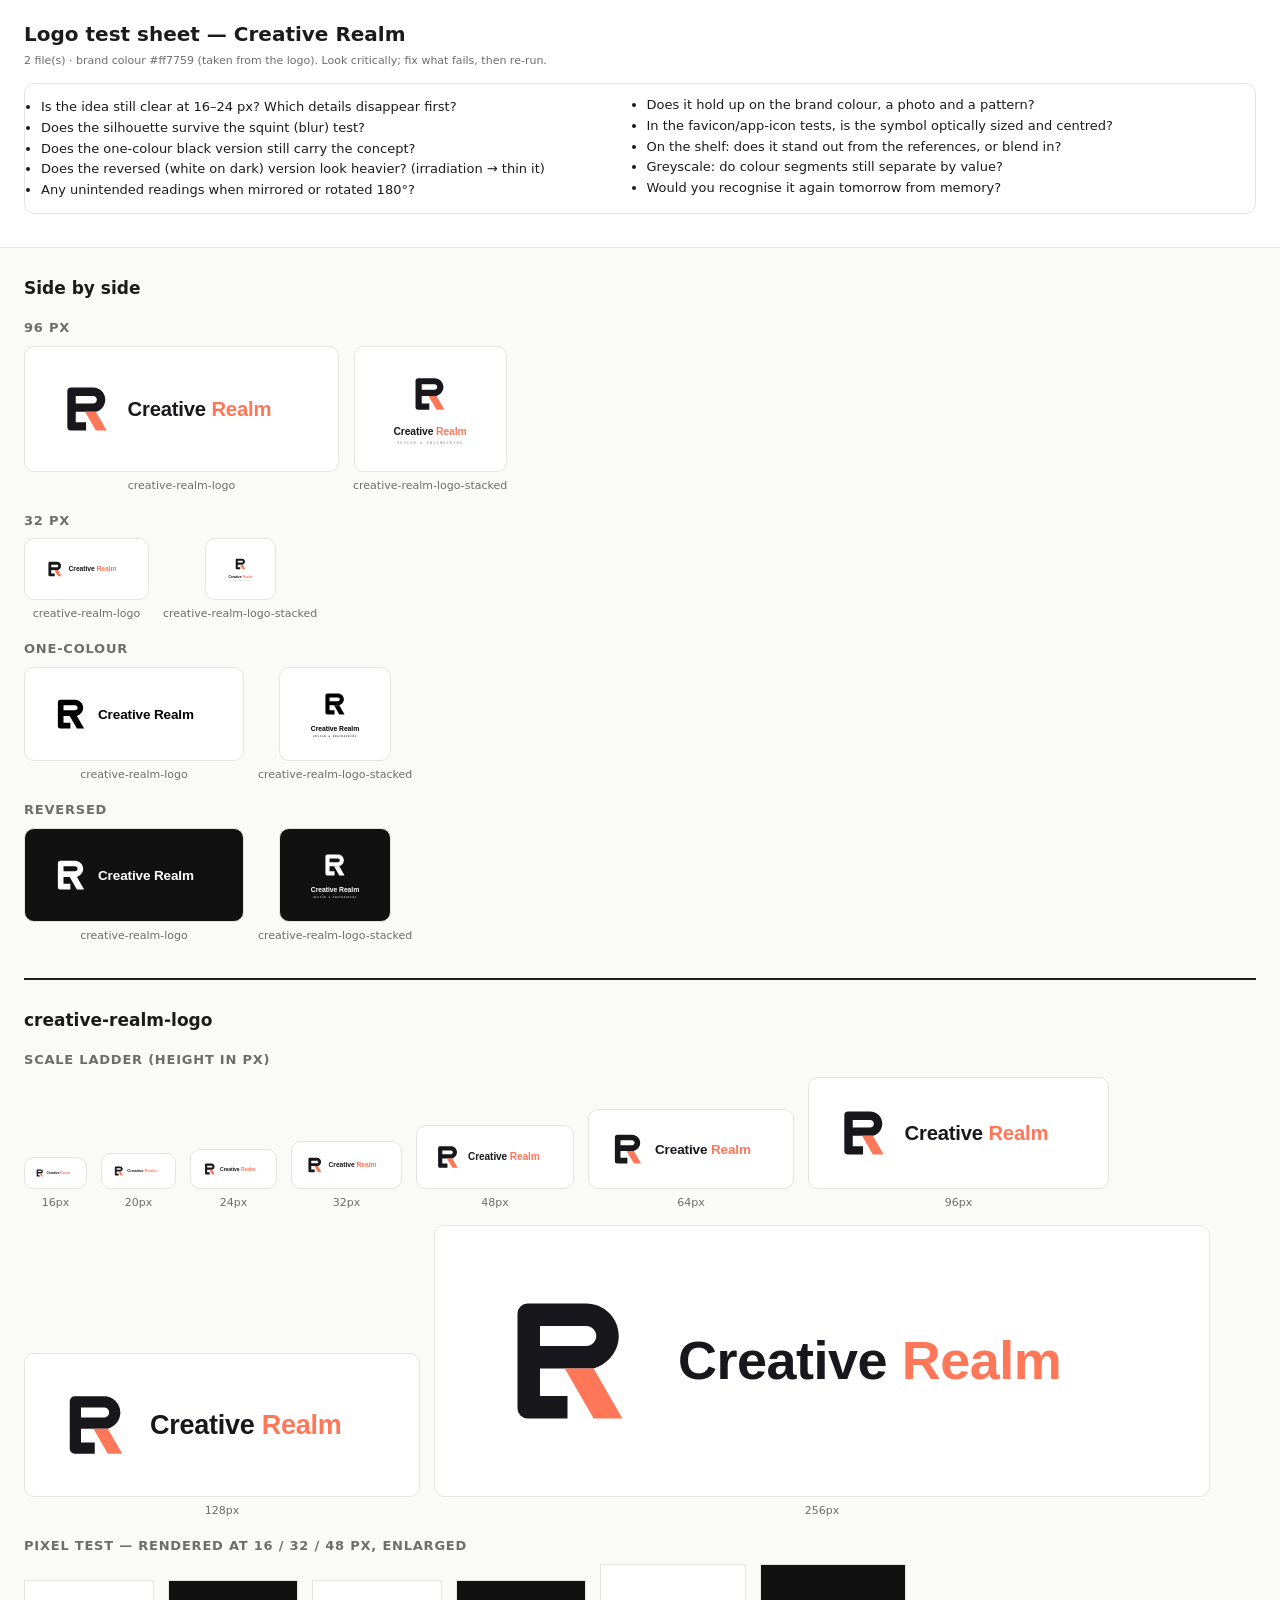
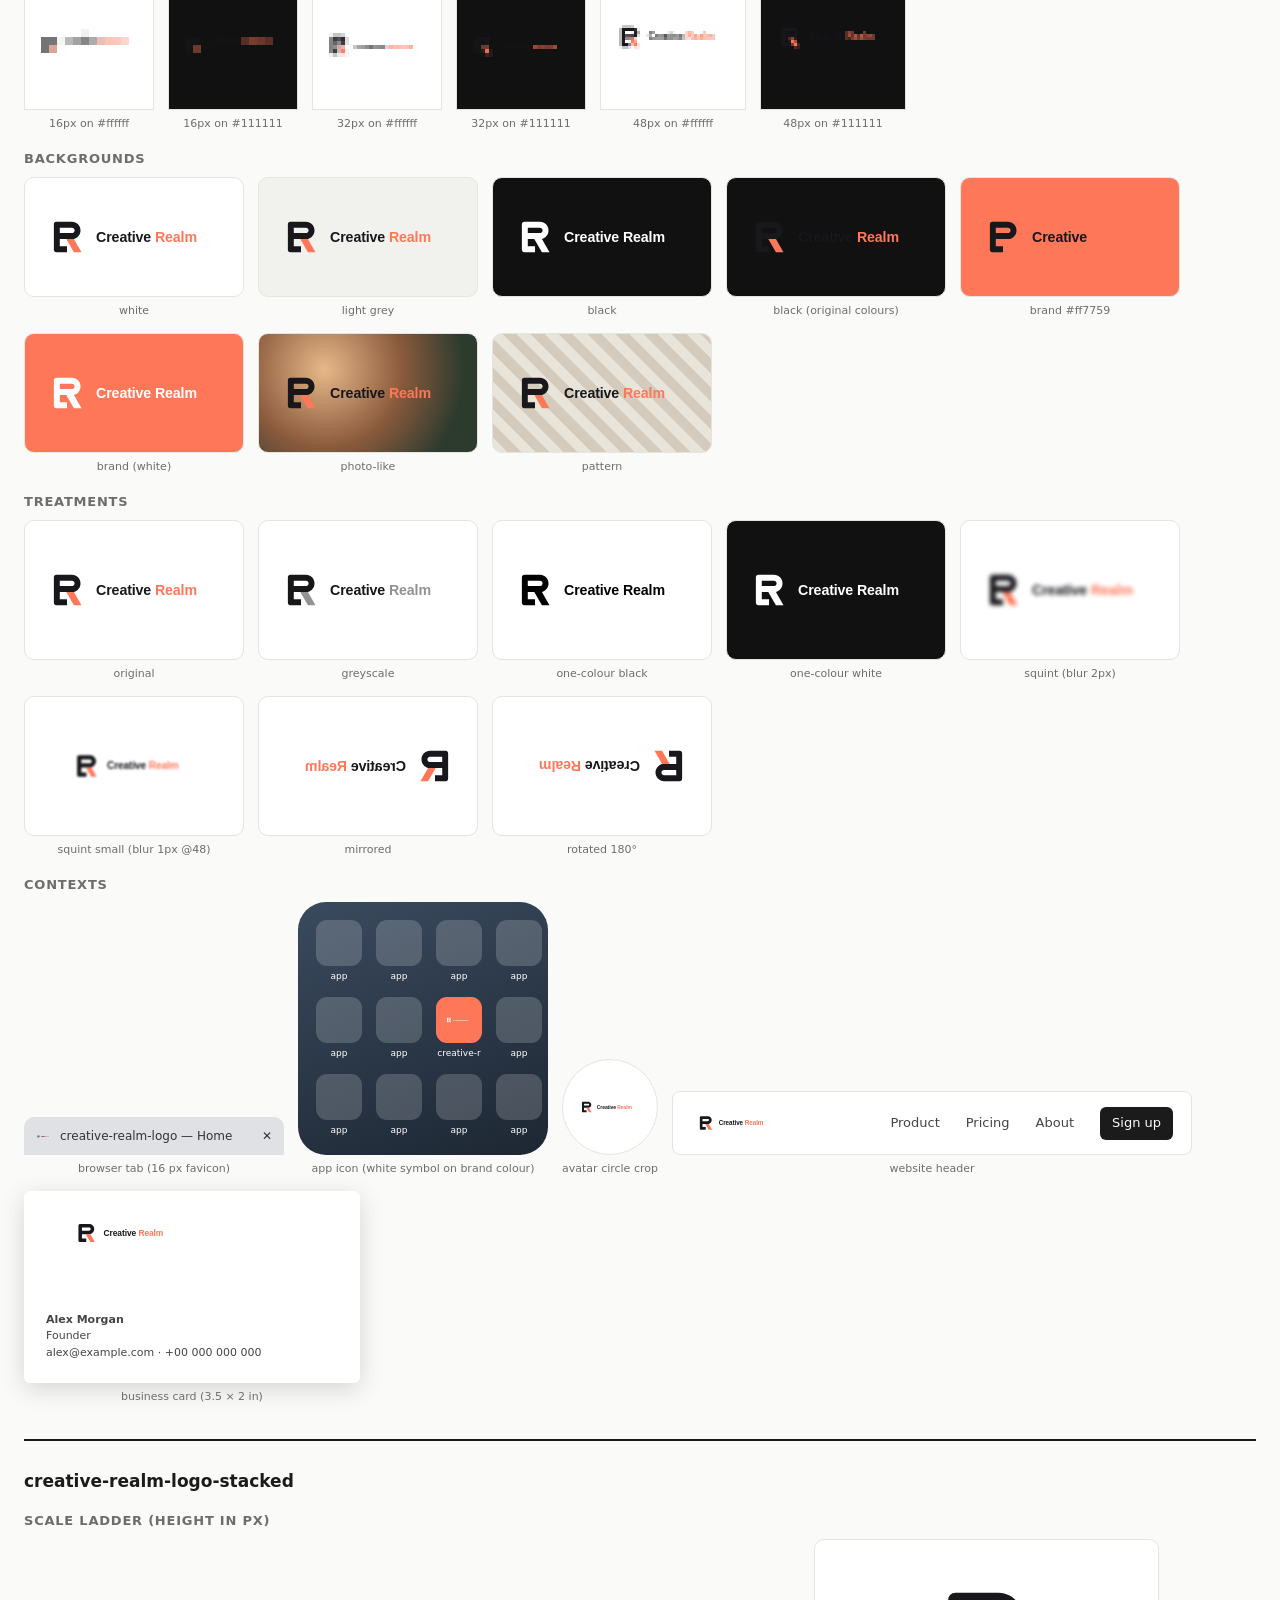
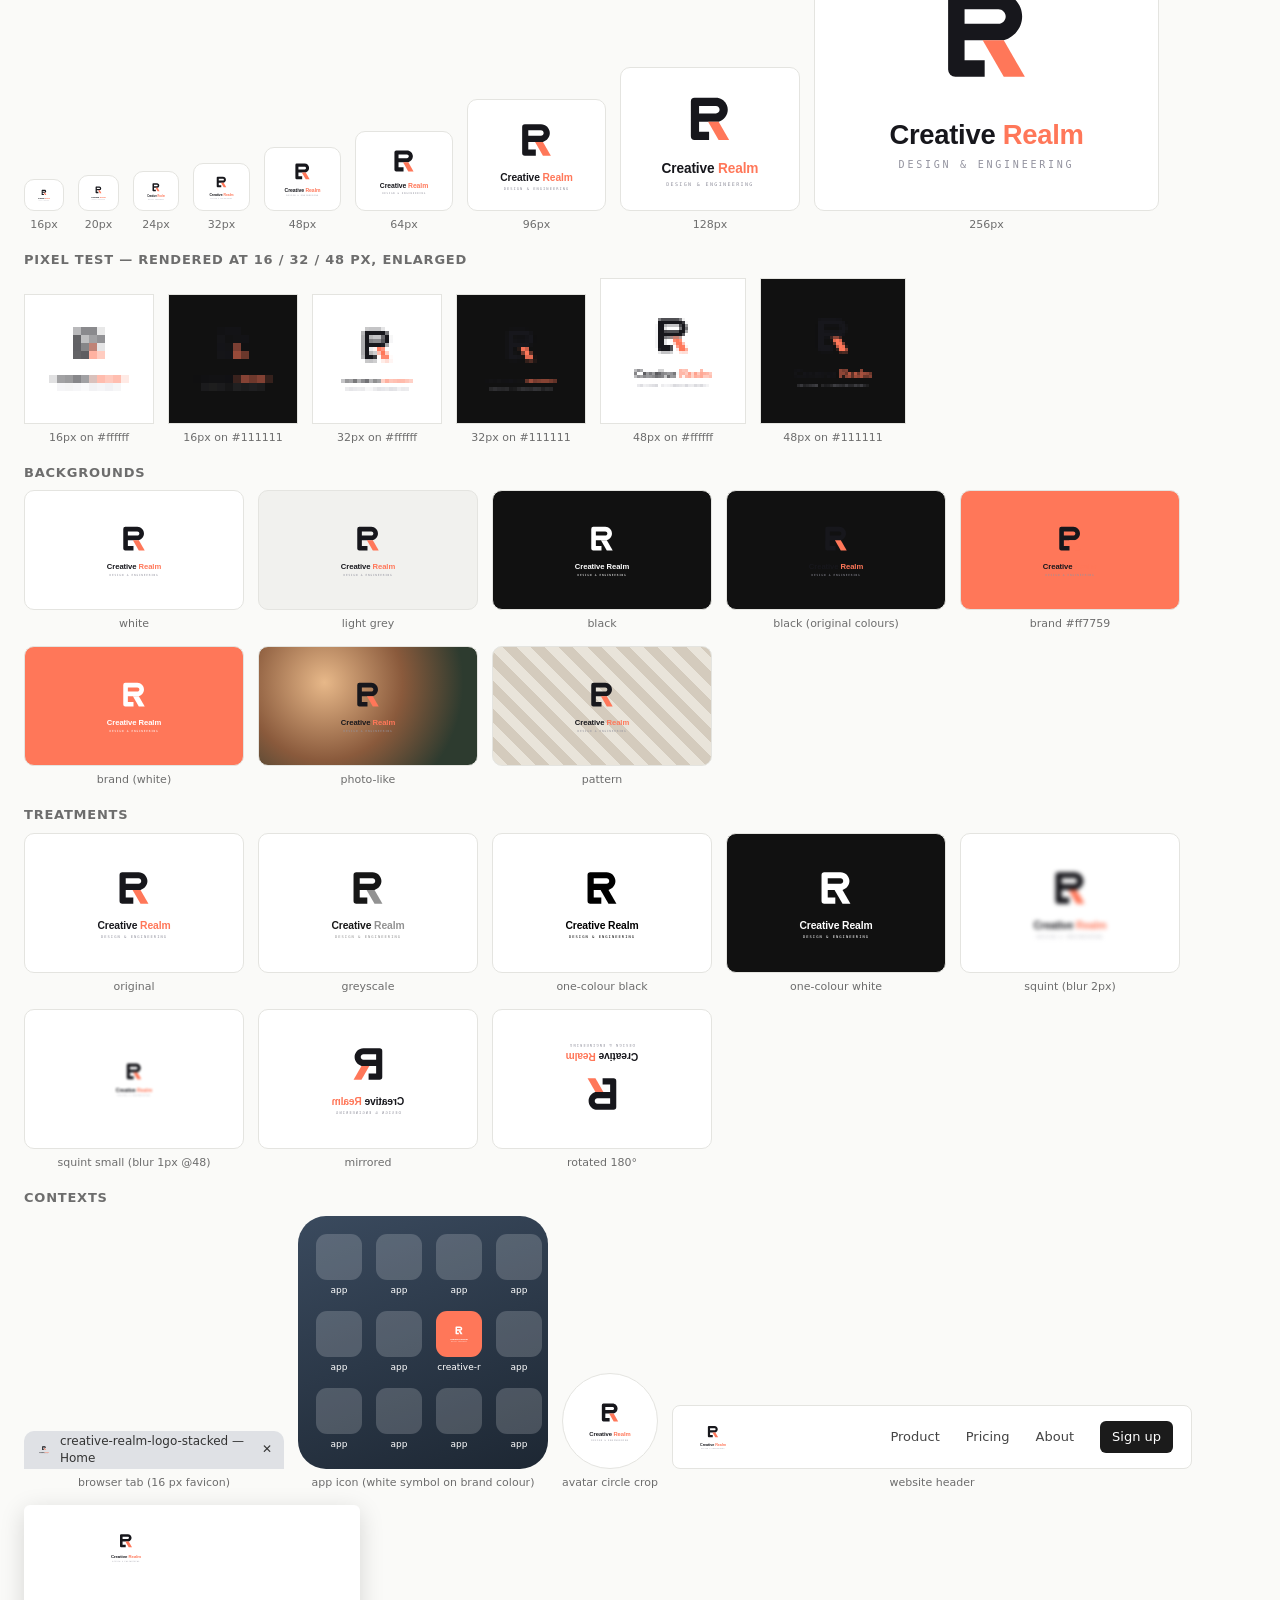
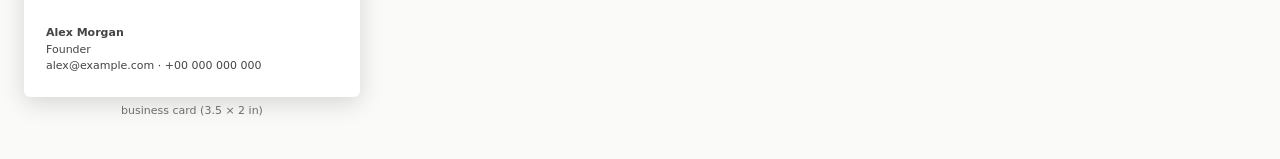
<file: renders/preview.html>
<!doctype html><html lang='en'><head><meta charset='utf-8'><title>Logo test — Creative Realm</title><meta name='viewport' content='width=device-width,initial-scale=1'><style>
:root{--ink:#1b1b1b;--muted:#6d6d6d;--line:#e4e4e0;--paper:#fafaf8}
*{box-sizing:border-box}body{margin:0;font:14px/1.45 system-ui,-apple-system,Segoe UI,sans-serif;color:var(--ink);background:var(--paper)}
header{padding:20px 24px;border-bottom:1px solid var(--line);background:#fff}h1{margin:0 0 4px;font-size:20px}
h2{font-size:17px;margin:28px 0 10px}h3{font-size:13px;text-transform:uppercase;letter-spacing:.06em;color:var(--muted);margin:18px 0 8px}
.wrap{padding:0 24px 40px;max-width:1400px}.row{display:flex;flex-wrap:wrap;gap:14px;align-items:flex-end}.row>.cell{flex:0 0 auto;max-width:100%}
.cell{display:flex;flex-direction:column;align-items:center;gap:6px}.cap{font-size:11px;color:var(--muted);text-align:center}
.tile{display:flex;align-items:center;justify-content:center;border-radius:10px;border:1px solid var(--line);overflow:hidden}
.checklist{background:#fff;border:1px solid var(--line);border-radius:10px;padding:12px 16px;margin-top:14px;columns:2;font-size:13px}
.checklist li{margin:2px 0}
.concept{border-top:2px solid var(--ink);margin-top:34px}
.pix canvas{image-rendering:pixelated;image-rendering:crisp-edges;border:1px solid var(--line);background:#fff}
.tab{width:260px;height:38px;background:#dfe1e5;border-radius:10px 10px 0 0;display:flex;align-items:center;gap:8px;padding:0 12px;font-size:12px;color:#333}
.tab img{width:16px;height:16px;object-fit:contain}
.phone{width:250px;padding:18px;border-radius:28px;background:linear-gradient(160deg,#3a4a5e,#1d2733);display:grid;grid-template-columns:repeat(4,1fr);gap:14px}
.app{display:flex;flex-direction:column;align-items:center;gap:4px;font-size:9px;color:#fff}
.app .ico{width:46px;height:46px;border-radius:11px;background:rgba(255,255,255,.18)}
.nav{width:520px;max-width:100%;height:64px;background:#fff;border:1px solid var(--line);border-radius:8px;display:flex;align-items:center;padding:0 18px;gap:26px;font-size:13px;color:#444}
.nav .sp{flex:1}.nav .btn{background:#1b1b1b;color:#fff;padding:7px 12px;border-radius:6px}
.card{width:336px;height:192px;border-radius:6px;box-shadow:0 6px 24px rgba(0,0,0,.15);background:#fff;padding:22px;display:flex;flex-direction:column;justify-content:space-between}
.card .t{font-size:11px;color:#444;line-height:1.5}
.avatar{width:96px;height:96px;border-radius:50%;overflow:hidden;display:flex;align-items:center;justify-content:center;border:1px solid var(--line)}
.shelf{display:grid;grid-template-columns:repeat(auto-fill,minmax(150px,1fr));gap:10px}
.shelf .cell{align-items:stretch}.shelf .tile{height:110px;width:100%;background:#fff}.shelf .me{outline:3px solid #e8505b;outline-offset:2px}
.grey img{filter:grayscale(1)}
img.mono-black{filter:brightness(0)}img.mono-white{filter:brightness(0) invert(1)}
</style></head><body><header><h1>Logo test sheet — Creative Realm</h1><div class='cap' style='text-align:left'>2 file(s) · brand colour #ff7759 (taken from the logo). Look critically; fix what fails, then re-run.</div><ul class="checklist">
<li>Is the idea still clear at 16–24 px? Which details disappear first?</li>
<li>Does the silhouette survive the squint (blur) test?</li>
<li>Does the one-colour black version still carry the concept?</li>
<li>Does the reversed (white on dark) version look heavier? (irradiation → thin it)</li>
<li>Any unintended readings when mirrored or rotated 180°?</li>
<li>Does it hold up on the brand colour, a photo and a pattern?</li>
<li>In the favicon/app-icon tests, is the symbol optically sized and centred?</li>
<li>On the shelf: does it stand out from the references, or blend in?</li>
<li>Greyscale: do colour segments still separate by value?</li>
<li>Would you recognise it again tomorrow from memory?</li></ul></header><div class='wrap'><section><h2>Side by side</h2>
<h3>96 px</h3><div class='row'>
<div class='cell'><div class="tile" style="width:315px;height:126px;background:#fff;"><img src="[data-uri]" class="" style="height:96px;" alt=""></div><div class='cap'>creative-realm-logo</div></div>
<div class='cell'><div class="tile" style="width:153px;height:126px;background:#fff;"><img src="[data-uri]" class="" style="height:96px;" alt=""></div><div class='cap'>creative-realm-logo-stacked</div></div>
</div>
<h3>32 px</h3><div class='row'>
<div class='cell'><div class="tile" style="width:125px;height:62px;background:#fff;"><img src="[data-uri]" class="" style="height:32px;" alt=""></div><div class='cap'>creative-realm-logo</div></div>
<div class='cell'><div class="tile" style="width:71px;height:62px;background:#fff;"><img src="[data-uri]" class="" style="height:32px;" alt=""></div><div class='cap'>creative-realm-logo-stacked</div></div>
</div>
<h3>one-colour</h3><div class='row'>
<div class='cell'><div class="tile" style="width:220px;height:94px;background:#fff;"><img src="[data-uri]" class="mono-black" style="height:64px;" alt=""></div><div class='cap'>creative-realm-logo</div></div>
<div class='cell'><div class="tile" style="width:112px;height:94px;background:#fff;"><img src="[data-uri]" class="mono-black" style="height:64px;" alt=""></div><div class='cap'>creative-realm-logo-stacked</div></div>
</div>
<h3>reversed</h3><div class='row'>
<div class='cell'><div class="tile" style="width:220px;height:94px;background:#111;"><img src="[data-uri]" class="mono-white" style="height:64px;" alt=""></div><div class='cap'>creative-realm-logo</div></div>
<div class='cell'><div class="tile" style="width:112px;height:94px;background:#111;"><img src="[data-uri]" class="mono-white" style="height:64px;" alt=""></div><div class='cap'>creative-realm-logo-stacked</div></div>
</div>
</section><section class="concept"><h2>creative-realm-logo</h2>
<h3>Scale ladder (height in px)</h3><div class='row'>
<div class='cell'><div class="tile" style="width:63px;height:32px;background:#fff;"><img src="[data-uri]" class="" style="height:16px;" alt=""></div><div class='cap'>16px</div></div>
<div class='cell'><div class="tile" style="width:75px;height:36px;background:#fff;"><img src="[data-uri]" class="" style="height:20px;" alt=""></div><div class='cap'>20px</div></div>
<div class='cell'><div class="tile" style="width:87px;height:40px;background:#fff;"><img src="[data-uri]" class="" style="height:24px;" alt=""></div><div class='cap'>24px</div></div>
<div class='cell'><div class="tile" style="width:111px;height:48px;background:#fff;"><img src="[data-uri]" class="" style="height:32px;" alt=""></div><div class='cap'>32px</div></div>
<div class='cell'><div class="tile" style="width:158px;height:64px;background:#fff;"><img src="[data-uri]" class="" style="height:48px;" alt=""></div><div class='cap'>48px</div></div>
<div class='cell'><div class="tile" style="width:206px;height:80px;background:#fff;"><img src="[data-uri]" class="" style="height:64px;" alt=""></div><div class='cap'>64px</div></div>
<div class='cell'><div class="tile" style="width:301px;height:112px;background:#fff;"><img src="[data-uri]" class="" style="height:96px;" alt=""></div><div class='cap'>96px</div></div>
<div class='cell'><div class="tile" style="width:396px;height:144px;background:#fff;"><img src="[data-uri]" class="" style="height:128px;" alt=""></div><div class='cap'>128px</div></div>
<div class='cell'><div class="tile" style="width:776px;height:272px;background:#fff;"><img src="[data-uri]" class="" style="height:256px;" alt=""></div><div class='cap'>256px</div></div>
</div>
<h3>Pixel test — rendered at 16 / 32 / 48 px, enlarged</h3><div class='row pix'>
<div class='cell'><canvas data-src='[data-uri]' data-n='16' data-k='8' data-bg='#ffffff'></canvas><div class='cap'>16px on #ffffff</div></div>
<div class='cell'><canvas data-src='[data-uri]' data-n='16' data-k='8' data-bg='#111111'></canvas><div class='cap'>16px on #111111</div></div>
<div class='cell'><canvas data-src='[data-uri]' data-n='32' data-k='4' data-bg='#ffffff'></canvas><div class='cap'>32px on #ffffff</div></div>
<div class='cell'><canvas data-src='[data-uri]' data-n='32' data-k='4' data-bg='#111111'></canvas><div class='cap'>32px on #111111</div></div>
<div class='cell'><canvas data-src='[data-uri]' data-n='48' data-k='3' data-bg='#ffffff'></canvas><div class='cap'>48px on #ffffff</div></div>
<div class='cell'><canvas data-src='[data-uri]' data-n='48' data-k='3' data-bg='#111111'></canvas><div class='cap'>48px on #111111</div></div>
</div>
<h3>Backgrounds</h3><div class='row'>
<div class='cell'><div class="tile" style="width:220px;height:120px;background:#ffffff;"><img src="[data-uri]" class="" style="height:72px;max-width:200px;" alt=""></div><div class='cap'>white</div></div>
<div class='cell'><div class="tile" style="width:220px;height:120px;background:#f1f1ee;"><img src="[data-uri]" class="" style="height:72px;max-width:200px;" alt=""></div><div class='cap'>light grey</div></div>
<div class='cell'><div class="tile" style="width:220px;height:120px;background:#111111;"><img src="[data-uri]" class="mono-white" style="height:72px;max-width:200px;" alt=""></div><div class='cap'>black</div></div>
<div class='cell'><div class="tile" style="width:220px;height:120px;background:#111111;"><img src="[data-uri]" class="" style="height:72px;max-width:200px;" alt=""></div><div class='cap'>black (original colours)</div></div>
<div class='cell'><div class="tile" style="width:220px;height:120px;background:#ff7759;"><img src="[data-uri]" class="" style="height:72px;max-width:200px;" alt=""></div><div class='cap'>brand #ff7759</div></div>
<div class='cell'><div class="tile" style="width:220px;height:120px;background:#ff7759;"><img src="[data-uri]" class="mono-white" style="height:72px;max-width:200px;" alt=""></div><div class='cap'>brand (white)</div></div>
<div class='cell'><div class="tile" style="width:220px;height:120px;background:radial-gradient(circle at 30% 30%,#e7b889,#8a5a3c 45%,#2d3b2f 80%);"><img src="[data-uri]" class="" style="height:72px;max-width:200px;" alt=""></div><div class='cap'>photo-like</div></div>
<div class='cell'><div class="tile" style="width:220px;height:120px;background:repeating-linear-gradient(45deg,#e9e4da 0 10px,#d4cbbd 10px 20px);"><img src="[data-uri]" class="" style="height:72px;max-width:200px;" alt=""></div><div class='cap'>pattern</div></div>
</div>
<h3>Treatments</h3><div class='row'>
<div class='cell'><div class="tile" style="width:220px;height:140px;background:#fff;"><img src="[data-uri]" class="" style="height:96px;max-width:200px;" alt=""></div><div class='cap'>original</div></div>
<div class='cell'><div class="tile" style="width:220px;height:140px;background:#fff;"><img src="[data-uri]" class="" style="height:96px;max-width:200px;filter:grayscale(1)" alt=""></div><div class='cap'>greyscale</div></div>
<div class='cell'><div class="tile" style="width:220px;height:140px;background:#fff;"><img src="[data-uri]" class="mono-black" style="height:96px;max-width:200px;" alt=""></div><div class='cap'>one-colour black</div></div>
<div class='cell'><div class="tile" style="width:220px;height:140px;background:#111;"><img src="[data-uri]" class="mono-white" style="height:96px;max-width:200px;" alt=""></div><div class='cap'>one-colour white</div></div>
<div class='cell'><div class="tile" style="width:220px;height:140px;background:#fff;"><img src="[data-uri]" class="" style="height:96px;max-width:200px;filter:blur(2px)" alt=""></div><div class='cap'>squint (blur 2px)</div></div>
<div class='cell'><div class="tile" style="width:220px;height:140px;background:#fff;"><img src="[data-uri]" class="" style="height:48px;max-width:200px;filter:blur(1px)" alt=""></div><div class='cap'>squint small (blur 1px @48)</div></div>
<div class='cell'><div class="tile" style="width:220px;height:140px;background:#fff;"><img src="[data-uri]" class="" style="height:96px;max-width:200px;transform:scaleX(-1)" alt=""></div><div class='cap'>mirrored</div></div>
<div class='cell'><div class="tile" style="width:220px;height:140px;background:#fff;"><img src="[data-uri]" class="" style="height:96px;max-width:200px;transform:rotate(180deg)" alt=""></div><div class='cap'>rotated 180°</div></div>
</div>
<h3>Contexts</h3><div class='row'>
<div class='cell'><div class='tab'><img src="[data-uri]" class="" style="" alt=""><span>creative-realm-logo — Home</span><span style='margin-left:auto'>✕</span></div><div class='cap'>browser tab (16 px favicon)</div></div>
<div class='cell'><div class='phone'><div class='app'><div class='ico'></div>app</div><div class='app'><div class='ico'></div>app</div><div class='app'><div class='ico'></div>app</div><div class='app'><div class='ico'></div>app</div><div class='app'><div class='ico'></div>app</div><div class='app'><div class='ico'></div>app</div><div class='app'><div class='ico' style='background:#ff7759;display:flex;align-items:center;justify-content:center'><img src="[data-uri]" class="mono-white" style="height:28px;max-width:30px;" alt=""></div>creative-r</div><div class='app'><div class='ico'></div>app</div><div class='app'><div class='ico'></div>app</div><div class='app'><div class='ico'></div>app</div><div class='app'><div class='ico'></div>app</div><div class='app'><div class='ico'></div>app</div></div><div class='cap'>app icon (white symbol on brand colour)</div></div>
<div class='cell'><div class='avatar' style='background:#fff'><img src="[data-uri]" class="" style="height:58px;max-width:70px;" alt=""></div><div class='cap'>avatar circle crop</div></div>
<div class='cell'><div class='nav'><img src="[data-uri]" class="" style="height:30px;max-width:180px;" alt=""><span class='sp'></span><span>Product</span><span>Pricing</span><span>About</span><span class='btn'>Sign up</span></div><div class='cap'>website header</div></div>
<div class='cell'><div class='card'><img src="[data-uri]" class="" style="height:40px;max-width:160px;" alt=""><div class='t'><b>Alex Morgan</b><br>Founder<br>alex@example.com · +00 000 000 000</div></div><div class='cap'>business card (3.5 × 2 in)</div></div>
</div></section><section class="concept"><h2>creative-realm-logo-stacked</h2>
<h3>Scale ladder (height in px)</h3><div class='row'>
<div class='cell'><div class="tile" style="width:40px;height:32px;background:#fff;"><img src="[data-uri]" class="" style="height:16px;" alt=""></div><div class='cap'>16px</div></div>
<div class='cell'><div class="tile" style="width:41px;height:36px;background:#fff;"><img src="[data-uri]" class="" style="height:20px;" alt=""></div><div class='cap'>20px</div></div>
<div class='cell'><div class="tile" style="width:46px;height:40px;background:#fff;"><img src="[data-uri]" class="" style="height:24px;" alt=""></div><div class='cap'>24px</div></div>
<div class='cell'><div class="tile" style="width:57px;height:48px;background:#fff;"><img src="[data-uri]" class="" style="height:32px;" alt=""></div><div class='cap'>32px</div></div>
<div class='cell'><div class="tile" style="width:77px;height:64px;background:#fff;"><img src="[data-uri]" class="" style="height:48px;" alt=""></div><div class='cap'>48px</div></div>
<div class='cell'><div class="tile" style="width:98px;height:80px;background:#fff;"><img src="[data-uri]" class="" style="height:64px;" alt=""></div><div class='cap'>64px</div></div>
<div class='cell'><div class="tile" style="width:139px;height:112px;background:#fff;"><img src="[data-uri]" class="" style="height:96px;" alt=""></div><div class='cap'>96px</div></div>
<div class='cell'><div class="tile" style="width:180px;height:144px;background:#fff;"><img src="[data-uri]" class="" style="height:128px;" alt=""></div><div class='cap'>128px</div></div>
<div class='cell'><div class="tile" style="width:345px;height:272px;background:#fff;"><img src="[data-uri]" class="" style="height:256px;" alt=""></div><div class='cap'>256px</div></div>
</div>
<h3>Pixel test — rendered at 16 / 32 / 48 px, enlarged</h3><div class='row pix'>
<div class='cell'><canvas data-src='[data-uri]' data-n='16' data-k='8' data-bg='#ffffff'></canvas><div class='cap'>16px on #ffffff</div></div>
<div class='cell'><canvas data-src='[data-uri]' data-n='16' data-k='8' data-bg='#111111'></canvas><div class='cap'>16px on #111111</div></div>
<div class='cell'><canvas data-src='[data-uri]' data-n='32' data-k='4' data-bg='#ffffff'></canvas><div class='cap'>32px on #ffffff</div></div>
<div class='cell'><canvas data-src='[data-uri]' data-n='32' data-k='4' data-bg='#111111'></canvas><div class='cap'>32px on #111111</div></div>
<div class='cell'><canvas data-src='[data-uri]' data-n='48' data-k='3' data-bg='#ffffff'></canvas><div class='cap'>48px on #ffffff</div></div>
<div class='cell'><canvas data-src='[data-uri]' data-n='48' data-k='3' data-bg='#111111'></canvas><div class='cap'>48px on #111111</div></div>
</div>
<h3>Backgrounds</h3><div class='row'>
<div class='cell'><div class="tile" style="width:220px;height:120px;background:#ffffff;"><img src="[data-uri]" class="" style="height:72px;max-width:200px;" alt=""></div><div class='cap'>white</div></div>
<div class='cell'><div class="tile" style="width:220px;height:120px;background:#f1f1ee;"><img src="[data-uri]" class="" style="height:72px;max-width:200px;" alt=""></div><div class='cap'>light grey</div></div>
<div class='cell'><div class="tile" style="width:220px;height:120px;background:#111111;"><img src="[data-uri]" class="mono-white" style="height:72px;max-width:200px;" alt=""></div><div class='cap'>black</div></div>
<div class='cell'><div class="tile" style="width:220px;height:120px;background:#111111;"><img src="[data-uri]" class="" style="height:72px;max-width:200px;" alt=""></div><div class='cap'>black (original colours)</div></div>
<div class='cell'><div class="tile" style="width:220px;height:120px;background:#ff7759;"><img src="[data-uri]" class="" style="height:72px;max-width:200px;" alt=""></div><div class='cap'>brand #ff7759</div></div>
<div class='cell'><div class="tile" style="width:220px;height:120px;background:#ff7759;"><img src="[data-uri]" class="mono-white" style="height:72px;max-width:200px;" alt=""></div><div class='cap'>brand (white)</div></div>
<div class='cell'><div class="tile" style="width:220px;height:120px;background:radial-gradient(circle at 30% 30%,#e7b889,#8a5a3c 45%,#2d3b2f 80%);"><img src="[data-uri]" class="" style="height:72px;max-width:200px;" alt=""></div><div class='cap'>photo-like</div></div>
<div class='cell'><div class="tile" style="width:220px;height:120px;background:repeating-linear-gradient(45deg,#e9e4da 0 10px,#d4cbbd 10px 20px);"><img src="[data-uri]" class="" style="height:72px;max-width:200px;" alt=""></div><div class='cap'>pattern</div></div>
</div>
<h3>Treatments</h3><div class='row'>
<div class='cell'><div class="tile" style="width:220px;height:140px;background:#fff;"><img src="[data-uri]" class="" style="height:96px;max-width:200px;" alt=""></div><div class='cap'>original</div></div>
<div class='cell'><div class="tile" style="width:220px;height:140px;background:#fff;"><img src="[data-uri]" class="" style="height:96px;max-width:200px;filter:grayscale(1)" alt=""></div><div class='cap'>greyscale</div></div>
<div class='cell'><div class="tile" style="width:220px;height:140px;background:#fff;"><img src="[data-uri]" class="mono-black" style="height:96px;max-width:200px;" alt=""></div><div class='cap'>one-colour black</div></div>
<div class='cell'><div class="tile" style="width:220px;height:140px;background:#111;"><img src="[data-uri]" class="mono-white" style="height:96px;max-width:200px;" alt=""></div><div class='cap'>one-colour white</div></div>
<div class='cell'><div class="tile" style="width:220px;height:140px;background:#fff;"><img src="[data-uri]" class="" style="height:96px;max-width:200px;filter:blur(2px)" alt=""></div><div class='cap'>squint (blur 2px)</div></div>
<div class='cell'><div class="tile" style="width:220px;height:140px;background:#fff;"><img src="[data-uri]" class="" style="height:48px;max-width:200px;filter:blur(1px)" alt=""></div><div class='cap'>squint small (blur 1px @48)</div></div>
<div class='cell'><div class="tile" style="width:220px;height:140px;background:#fff;"><img src="[data-uri]" class="" style="height:96px;max-width:200px;transform:scaleX(-1)" alt=""></div><div class='cap'>mirrored</div></div>
<div class='cell'><div class="tile" style="width:220px;height:140px;background:#fff;"><img src="[data-uri]" class="" style="height:96px;max-width:200px;transform:rotate(180deg)" alt=""></div><div class='cap'>rotated 180°</div></div>
</div>
<h3>Contexts</h3><div class='row'>
<div class='cell'><div class='tab'><img src="[data-uri]" class="" style="" alt=""><span>creative-realm-logo-stacked — Home</span><span style='margin-left:auto'>✕</span></div><div class='cap'>browser tab (16 px favicon)</div></div>
<div class='cell'><div class='phone'><div class='app'><div class='ico'></div>app</div><div class='app'><div class='ico'></div>app</div><div class='app'><div class='ico'></div>app</div><div class='app'><div class='ico'></div>app</div><div class='app'><div class='ico'></div>app</div><div class='app'><div class='ico'></div>app</div><div class='app'><div class='ico' style='background:#ff7759;display:flex;align-items:center;justify-content:center'><img src="[data-uri]" class="mono-white" style="height:28px;max-width:30px;" alt=""></div>creative-r</div><div class='app'><div class='ico'></div>app</div><div class='app'><div class='ico'></div>app</div><div class='app'><div class='ico'></div>app</div><div class='app'><div class='ico'></div>app</div><div class='app'><div class='ico'></div>app</div></div><div class='cap'>app icon (white symbol on brand colour)</div></div>
<div class='cell'><div class='avatar' style='background:#fff'><img src="[data-uri]" class="" style="height:58px;max-width:70px;" alt=""></div><div class='cap'>avatar circle crop</div></div>
<div class='cell'><div class='nav'><img src="[data-uri]" class="" style="height:34px;max-width:180px;" alt=""><span class='sp'></span><span>Product</span><span>Pricing</span><span>About</span><span class='btn'>Sign up</span></div><div class='cap'>website header</div></div>
<div class='cell'><div class='card'><img src="[data-uri]" class="" style="height:40px;max-width:160px;" alt=""><div class='t'><b>Alex Morgan</b><br>Founder<br>alex@example.com · +00 000 000 000</div></div><div class='cap'>business card (3.5 × 2 in)</div></div>
</div></section></div><script>
document.querySelectorAll('canvas[data-src]').forEach(c=>{
  const img=new Image(); const n=+c.dataset.n, k=+c.dataset.k; c.width=n*k; c.height=n*k;
  img.onload=()=>{const t=document.createElement('canvas'); t.width=n; t.height=n; const x=t.getContext('2d');
    x.fillStyle=c.dataset.bg; x.fillRect(0,0,n,n);
    const r=Math.min(n/img.width,n/img.height)*0.9, w=img.width*r, h=img.height*r; x.drawImage(img,(n-w)/2,(n-h)/2,w,h);
    const g=c.getContext('2d'); g.imageSmoothingEnabled=false; g.drawImage(t,0,0,n*k,n*k);};
  img.src=c.dataset.src;});
</script></body></html>
</file>
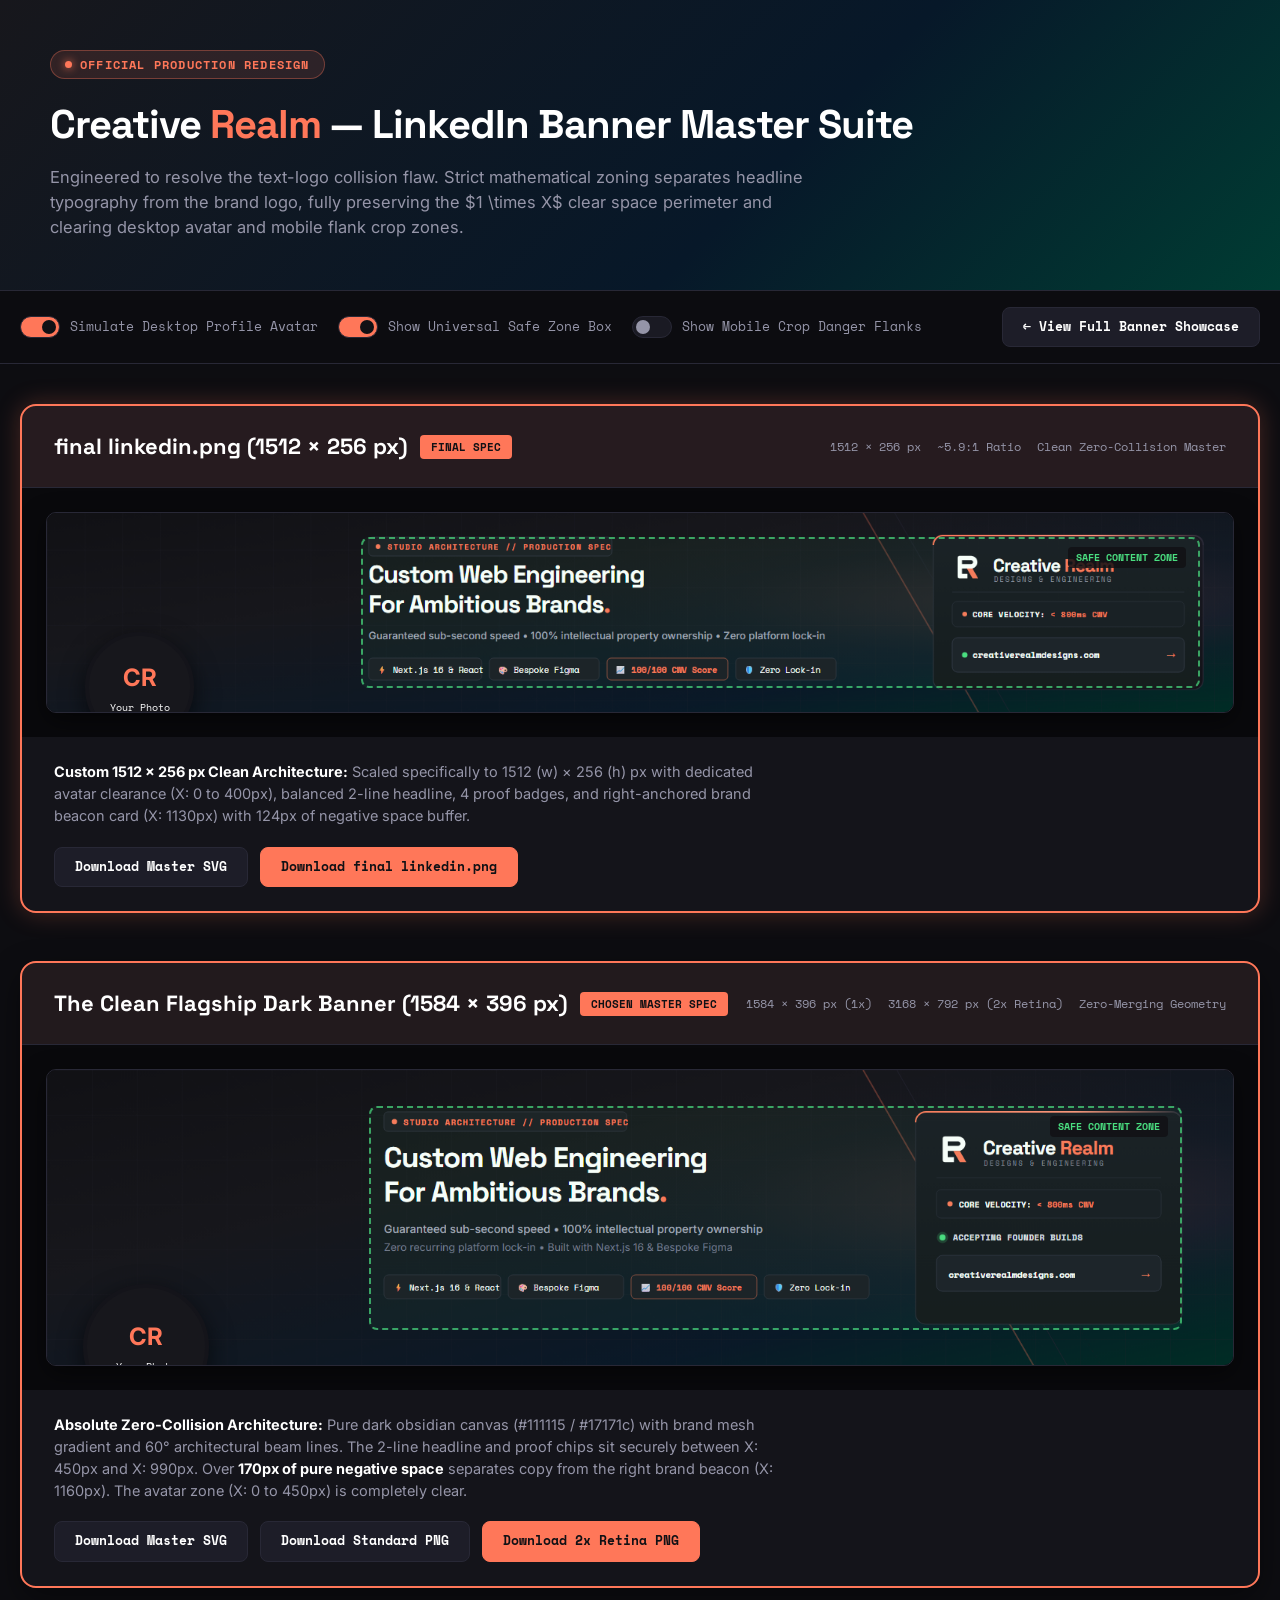
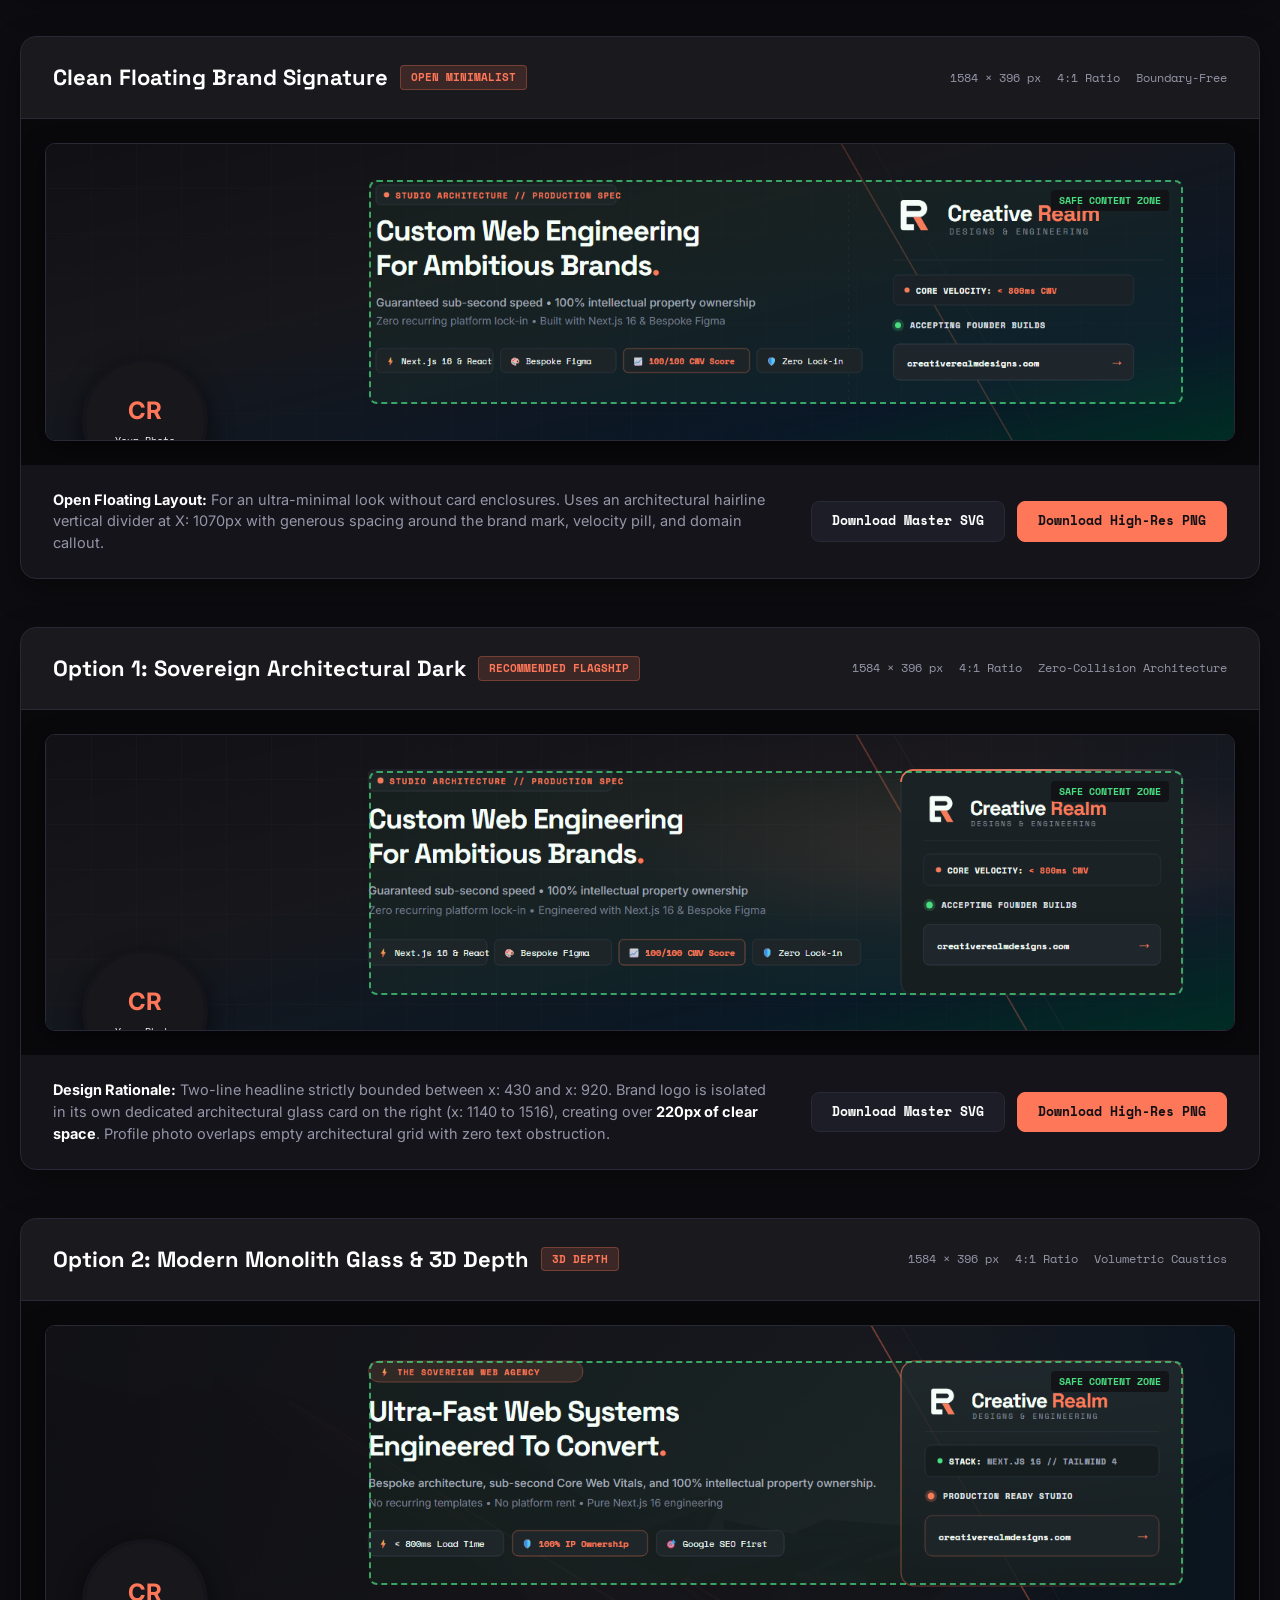
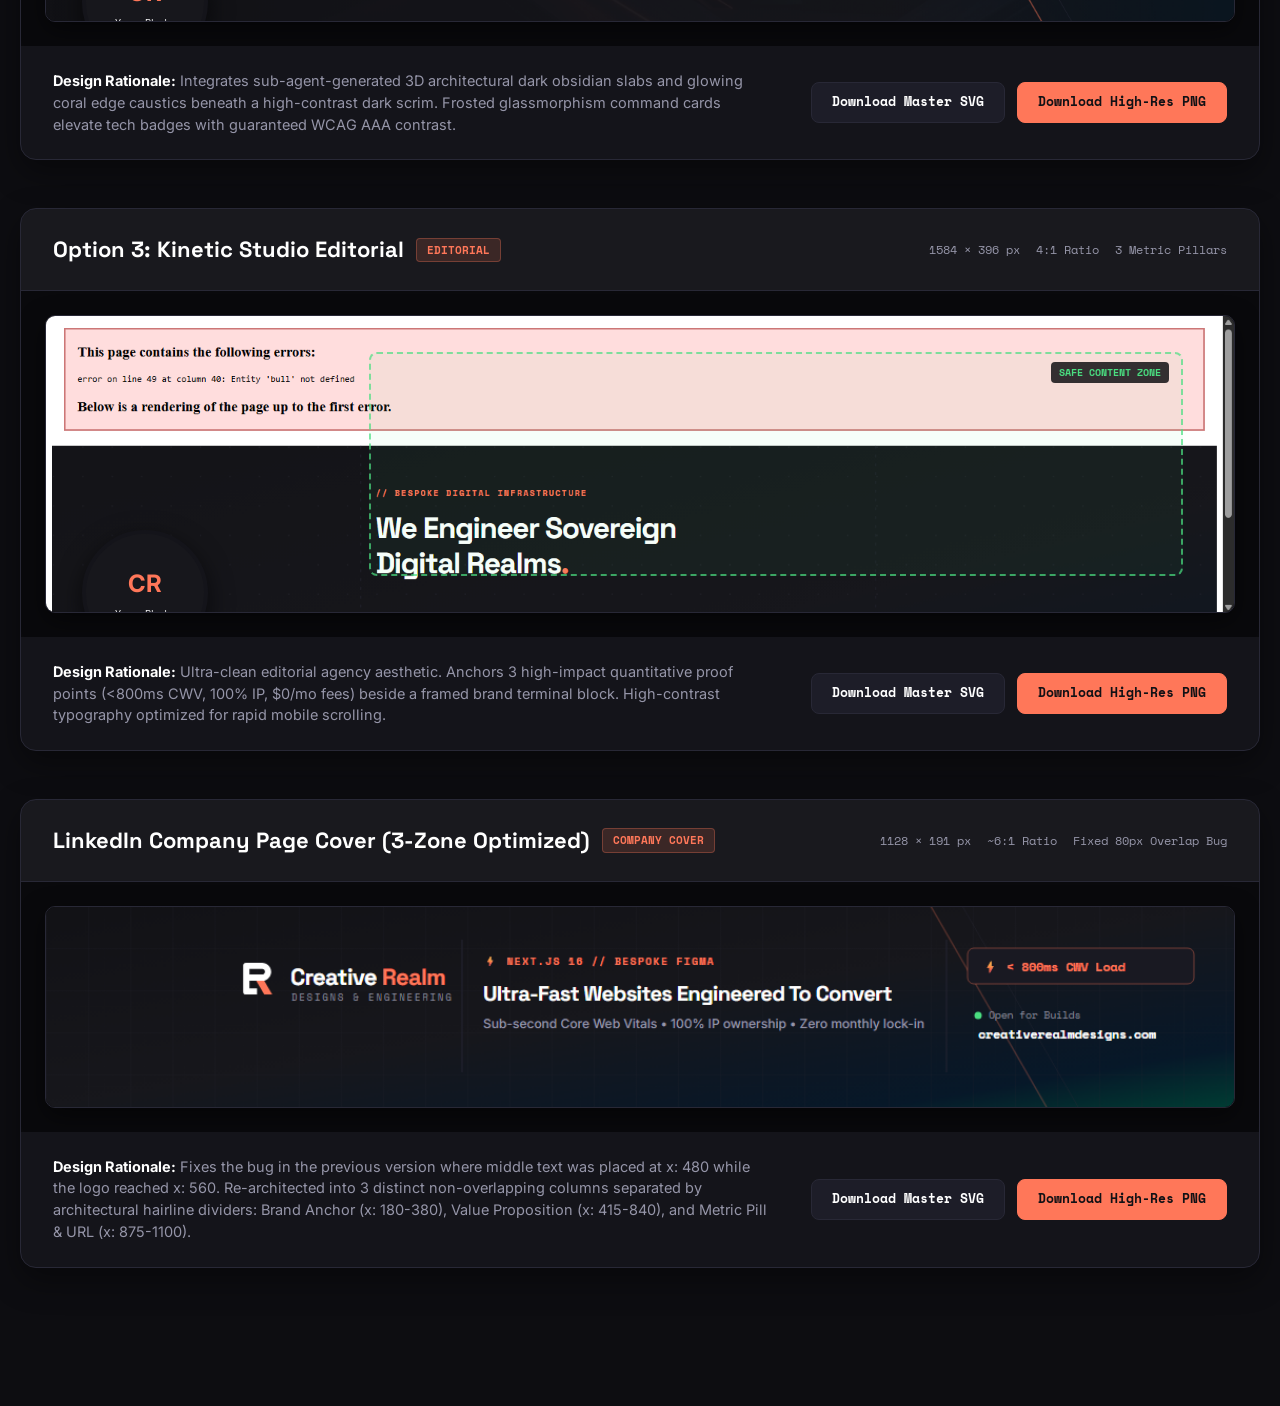
<file: public/banner/linkedin-preview.html>
<!DOCTYPE html>
<html lang="en">
<head>
  <meta charset="UTF-8">
  <meta name="viewport" content="width=device-width, initial-scale=1.0">
  <title>Creative Realm — LinkedIn Banner Suite &amp; Live Safe-Zone Simulator</title>
  <link rel="preconnect" href="https://fonts.googleapis.com">
  <link rel="preconnect" href="https://fonts.gstatic.com" crossorigin>
  <link href="https://fonts.googleapis.com/css2?family=Space+Grotesk:wght@500;600;700&amp;family=Space+Mono:wght@400;700&amp;family=Inter:wght@400;500;600;700&amp;display=swap" rel="stylesheet">
  <style>
    :root {
      --bg: #0d0d11;
      --surface: #14141a;
      --card: #1a1a23;
      --card-border: #282836;
      --coral: #ff7759;
      --coral-glow: rgba(255, 119, 89, 0.2);
      --text: #ffffff;
      --text-muted: #9595a8;
      --font-display: 'Space Grotesk', sans-serif;
      --font-mono: 'Space Mono', monospace;
      --font-body: 'Inter', sans-serif;
    }

    * { box-sizing: border-box; margin: 0; padding: 0; }
    body {
      background-color: var(--bg);
      color: var(--text);
      font-family: var(--font-body);
      line-height: 1.5;
      padding-bottom: 90px;
    }

    header {
      background: linear-gradient(135deg, #17171c 0%, #071829 60%, #003c33 100%);
      border-bottom: 1px solid var(--card-border);
      padding: 50px 30px;
      position: relative;
    }

    .container {
      max-width: 1400px;
      margin: 0 auto;
      padding: 0 20px;
    }

    .badge {
      display: inline-flex;
      align-items: center;
      gap: 8px;
      background: rgba(255, 119, 89, 0.12);
      border: 1px solid rgba(255, 119, 89, 0.35);
      color: var(--coral);
      padding: 5px 14px;
      border-radius: 999px;
      font-family: var(--font-mono);
      font-size: 11.5px;
      font-weight: 700;
      letter-spacing: 1.2px;
      margin-bottom: 16px;
    }

    .badge::before {
      content: '';
      width: 7px;
      height: 7px;
      background-color: var(--coral);
      border-radius: 50%;
      box-shadow: 0 0 8px var(--coral);
    }

    h1 {
      font-family: var(--font-display);
      font-size: 40px;
      font-weight: 700;
      letter-spacing: -1px;
      margin-bottom: 10px;
    }

    h1 span { color: var(--coral); }

    .desc {
      font-size: 16.5px;
      color: var(--text-muted);
      max-width: 780px;
    }

    /* Sticky Simulator Controls */
    .controls-bar {
      position: sticky;
      top: 0;
      z-index: 100;
      background: rgba(13, 13, 17, 0.95);
      backdrop-filter: blur(14px);
      border-bottom: 1px solid var(--card-border);
      padding: 16px 0;
      margin-bottom: 40px;
    }

    .controls-inner {
      display: flex;
      flex-wrap: wrap;
      justify-content: space-between;
      align-items: center;
      gap: 16px;
    }

    .toggle-group {
      display: flex;
      flex-wrap: wrap;
      align-items: center;
      gap: 20px;
      font-family: var(--font-mono);
      font-size: 12.5px;
      color: var(--text-muted);
    }

    .toggle-item {
      display: flex;
      align-items: center;
      gap: 10px;
      cursor: pointer;
    }

    .switch {
      position: relative;
      display: inline-block;
      width: 40px;
      height: 22px;
    }

    .switch input { opacity: 0; width: 0; height: 0; }

    .slider {
      position: absolute;
      cursor: pointer;
      top: 0; left: 0; right: 0; bottom: 0;
      background-color: var(--card);
      border: 1px solid var(--card-border);
      transition: .3s;
      border-radius: 22px;
    }

    .slider:before {
      position: absolute;
      content: "";
      height: 14px;
      width: 14px;
      left: 3px;
      bottom: 3px;
      background-color: var(--text-muted);
      transition: .3s;
      border-radius: 50%;
    }

    input:checked + .slider {
      background-color: var(--coral);
    }

    input:checked + .slider:before {
      transform: translateX(18px);
      background-color: #111115;
    }

    /* Section Cards */
    .banner-section {
      background: var(--surface);
      border: 1px solid var(--card-border);
      border-radius: 16px;
      overflow: hidden;
      margin-bottom: 48px;
      box-shadow: 0 12px 32px rgba(0, 0, 0, 0.4);
    }

    .section-header {
      padding: 24px 32px;
      border-bottom: 1px solid var(--card-border);
      display: flex;
      flex-wrap: wrap;
      justify-content: space-between;
      align-items: center;
      gap: 16px;
      background: rgba(255, 255, 255, 0.02);
    }

    .section-title {
      font-family: var(--font-display);
      font-size: 22px;
      font-weight: 700;
      display: flex;
      align-items: center;
      gap: 12px;
    }

    .tag-pill {
      font-family: var(--font-mono);
      font-size: 11px;
      background: rgba(255, 119, 89, 0.15);
      color: var(--coral);
      padding: 3px 10px;
      border-radius: 4px;
      border: 1px solid rgba(255, 119, 89, 0.3);
    }

    .section-specs {
      font-family: var(--font-mono);
      font-size: 12px;
      color: var(--text-muted);
      display: flex;
      gap: 16px;
    }

    /* Banner Stage & Simulator */
    .banner-stage {
      position: relative;
      background: #09090c;
      padding: 24px;
      display: flex;
      align-items: center;
      justify-content: center;
      overflow: hidden;
    }

    .banner-viewport {
      position: relative;
      width: 100%;
      max-width: 1280px;
      aspect-ratio: 1584 / 396;
      border-radius: 10px;
      overflow: hidden;
      border: 1px solid var(--card-border);
      box-shadow: 0 8px 24px rgba(0, 0, 0, 0.5);
    }

    .banner-viewport.company {
      aspect-ratio: 1128 / 191;
    }

    .banner-img {
      width: 100%;
      height: 100%;
      object-fit: cover;
      display: block;
    }

    /* Desktop Avatar Overlay Simulator */
    .avatar-overlay {
      position: absolute;
      left: calc(48 / 1584 * 100%);
      bottom: -15%;
      width: calc(168 / 1584 * 100%);
      aspect-ratio: 1 / 1;
      border-radius: 50%;
      background: #17171c;
      border: 4px solid #14141a;
      box-shadow: 0 8px 24px rgba(0, 0, 0, 0.6);
      display: flex;
      flex-direction: column;
      align-items: center;
      justify-content: center;
      z-index: 10;
      opacity: 0;
      pointer-events: none;
      transition: opacity 0.3s ease;
    }

    .avatar-overlay.active {
      opacity: 1;
    }

    .avatar-inner-icon {
      font-size: 24px;
      color: var(--coral);
      font-weight: bold;
    }

    .avatar-label {
      font-family: var(--font-mono);
      font-size: 10px;
      color: #ffffff;
      text-align: center;
      margin-top: 4px;
    }

    /* Mobile Crop Guide Overlays */
    .crop-guide-left, .crop-guide-right {
      position: absolute;
      top: 0;
      bottom: 0;
      width: calc(200 / 1584 * 100%);
      background: repeating-linear-gradient(
        45deg,
        rgba(255, 70, 70, 0.15),
        rgba(255, 70, 70, 0.15) 10px,
        rgba(255, 70, 70, 0.25) 10px,
        rgba(255, 70, 70, 0.25) 20px
      );
      border-right: 1px dashed rgba(255, 100, 100, 0.6);
      z-index: 8;
      opacity: 0;
      pointer-events: none;
      transition: opacity 0.3s ease;
    }

    .crop-guide-right {
      right: 0;
      border-right: none;
      border-left: 1px dashed rgba(255, 100, 100, 0.6);
    }

    .crop-guides.active .crop-guide-left,
    .crop-guides.active .crop-guide-right {
      opacity: 1;
    }

    /* Safe Zone Box Overlay */
    .safe-box-overlay {
      position: absolute;
      left: calc(430 / 1584 * 100%);
      top: calc(48 / 396 * 100%);
      width: calc(1086 / 1584 * 100%);
      height: calc(300 / 396 * 100%);
      border: 2px dashed rgba(74, 222, 128, 0.7);
      background: rgba(74, 222, 128, 0.05);
      border-radius: 8px;
      z-index: 7;
      opacity: 0;
      pointer-events: none;
      transition: opacity 0.3s ease;
      display: flex;
      align-items: flex-start;
      justify-content: flex-end;
      padding: 8px 12px;
    }

    .safe-box-overlay.active {
      opacity: 1;
    }

    .safe-label {
      font-family: var(--font-mono);
      font-size: 10px;
      color: #4ade80;
      font-weight: 700;
      background: rgba(17, 17, 21, 0.85);
      padding: 3px 8px;
      border-radius: 4px;
    }

    /* Section Details & Actions */
    .section-body {
      padding: 24px 32px;
      display: flex;
      flex-wrap: wrap;
      justify-content: space-between;
      align-items: center;
      gap: 20px;
    }

    .section-explanation {
      max-width: 720px;
      font-size: 14.5px;
      color: var(--text-muted);
    }

    .section-explanation strong {
      color: #ffffff;
    }

    .action-group {
      display: flex;
      gap: 12px;
    }

    .btn {
      font-family: var(--font-mono);
      font-size: 12.5px;
      font-weight: 700;
      padding: 10px 20px;
      border-radius: 8px;
      text-decoration: none;
      transition: all 0.2s ease;
      display: inline-flex;
      align-items: center;
      gap: 8px;
    }

    .btn-primary {
      background: var(--coral);
      color: #111115;
      border: 1px solid var(--coral);
    }

    .btn-primary:hover {
      background: #ff8b71;
      box-shadow: 0 4px 16px var(--coral-glow);
    }

    .btn-secondary {
      background: #1d1d28;
      color: #ffffff;
      border: 1px solid var(--card-border);
    }

    .btn-secondary:hover {
      background: #252534;
      border-color: #404052;
    }
  </style>
</head>
<body>

<header>
  <div class="container">
    <div class="badge">OFFICIAL PRODUCTION REDESIGN</div>
    <h1>Creative <span>Realm</span> — LinkedIn Banner Master Suite</h1>
    <p class="desc">
      Engineered to resolve the text-logo collision flaw. Strict mathematical zoning separates headline typography from the brand logo, fully preserving the $1 \times X$ clear space perimeter and clearing desktop avatar and mobile flank crop zones.
    </p>
  </div>
</header>

<div class="controls-bar">
  <div class="container controls-inner">
    <div class="toggle-group">
      <label class="toggle-item">
        <span class="switch">
          <input type="checkbox" id="toggleAvatar" checked>
          <span class="slider"></span>
        </span>
        <span>Simulate Desktop Profile Avatar</span>
      </label>

      <label class="toggle-item">
        <span class="switch">
          <input type="checkbox" id="toggleSafeZone" checked>
          <span class="slider"></span>
        </span>
        <span>Show Universal Safe Zone Box</span>
      </label>

      <label class="toggle-item">
        <span class="switch">
          <input type="checkbox" id="toggleCropGuides">
          <span class="slider"></span>
        </span>
        <span>Show Mobile Crop Danger Flanks</span>
      </label>
    </div>

    <div>
      <a href="index.html" class="btn btn-secondary">← View Full Banner Showcase</a>
    </div>
  </div>
</div>

<main class="container">

  <!-- CUSTOM: Final LinkedIn Clean Banner (1512x256) -->
  <section class="banner-section" style="border: 2px solid var(--coral); box-shadow: 0 0 24px rgba(255,119,89,0.25);">
    <div class="section-header" style="background: rgba(255, 119, 89, 0.08);">
      <div class="section-title">
        final linkedin.png (1512 × 256 px)
        <span class="tag-pill" style="background: var(--coral); color: #111115; font-weight: 700;">FINAL SPEC</span>
      </div>
      <div class="section-specs">
        <span>1512 × 256 px</span>
        <span>~5.9:1 Ratio</span>
        <span>Clean Zero-Collision Master</span>
      </div>
    </div>

    <div class="banner-stage">
      <div class="banner-viewport crop-guides" style="aspect-ratio: 1512 / 256;">
        <img src="final-linkedin-1512x256.png" alt="Final LinkedIn 1512x256 Banner" class="banner-img">
        
        <!-- Live Simulators -->
        <div class="avatar-overlay active" style="left: calc(48 / 1512 * 100%); width: calc(140 / 1512 * 100%);">
          <div class="avatar-inner-icon">CR</div>
          <div class="avatar-label">Your Photo</div>
        </div>
        <div class="safe-box-overlay active" style="left: calc(400 / 1512 * 100%); width: calc(1070 / 1512 * 100%);">
          <span class="safe-label">SAFE CONTENT ZONE</span>
        </div>
      </div>
    </div>

    <div class="section-body">
      <div class="section-explanation">
        <strong>Custom 1512 × 256 px Clean Architecture:</strong> Scaled specifically to 1512 (w) × 256 (h) px with dedicated avatar clearance (X: 0 to 400px), balanced 2-line headline, 4 proof badges, and right-anchored brand beacon card (X: 1130px) with 124px of negative space buffer.
      </div>
      <div class="action-group">
        <a href="final-linkedin-1512x256.svg" download="final-linkedin.svg" class="btn btn-secondary">Download Master SVG</a>
        <a href="final-linkedin-1512x256.png" download="final linkedin.png" class="btn btn-primary">Download final linkedin.png</a>
      </div>
    </div>
  </section>

  <!-- FLAGSHIP: Clean Dark Zero-Collision Master (1584x396) -->
  <section class="banner-section" style="border: 2px solid var(--coral);">
    <div class="section-header" style="background: rgba(255, 119, 89, 0.06);">
      <div class="section-title">
        The Clean Flagship Dark Banner (1584 × 396 px)
        <span class="tag-pill" style="background: var(--coral); color: #111115; font-weight: 700;">CHOSEN MASTER SPEC</span>
      </div>
      <div class="section-specs">
        <span>1584 × 396 px (1x)</span>
        <span>3168 × 792 px (2x Retina)</span>
        <span>Zero-Merging Geometry</span>
      </div>
    </div>

    <div class="banner-stage">
      <div class="banner-viewport crop-guides">
        <img src="linkedin-clean-dark-1584x396.png" alt="Clean Flagship Dark Banner" class="banner-img">
        
        <!-- Live Simulators -->
        <div class="avatar-overlay active">
          <div class="avatar-inner-icon">CR</div>
          <div class="avatar-label">Your Photo</div>
        </div>
        <div class="safe-box-overlay active">
          <span class="safe-label">SAFE CONTENT ZONE</span>
        </div>
        <div class="crop-guide-left"></div>
        <div class="crop-guide-right"></div>
      </div>
    </div>

    <div class="section-body">
      <div class="section-explanation">
        <strong>Absolute Zero-Collision Architecture:</strong> Pure dark obsidian canvas (#111115 / #17171c) with brand mesh gradient and 60° architectural beam lines. The 2-line headline and proof chips sit securely between X: 450px and X: 990px. Over <strong>170px of pure negative space</strong> separates copy from the right brand beacon (X: 1160px). The avatar zone (X: 0 to 450px) is completely clear.
      </div>
      <div class="action-group">
        <a href="linkedin-clean-dark-1584x396.svg" download class="btn btn-secondary">Download Master SVG</a>
        <a href="linkedin-clean-dark-1584x396.png" download class="btn btn-secondary">Download Standard PNG</a>
        <a href="linkedin-clean-dark-3168x792.png" download class="btn btn-primary">Download 2x Retina PNG</a>
      </div>
    </div>
  </section>

  <!-- VARIANT B: Open Floating Brand Signature -->
  <section class="banner-section">
    <div class="section-header">
      <div class="section-title">
        Clean Floating Brand Signature
        <span class="tag-pill">OPEN MINIMALIST</span>
      </div>
      <div class="section-specs">
        <span>1584 × 396 px</span>
        <span>4:1 Ratio</span>
        <span>Boundary-Free</span>
      </div>
    </div>

    <div class="banner-stage">
      <div class="banner-viewport crop-guides">
        <img src="linkedin-clean-floating-1584x396.png" alt="Clean Floating Brand Banner" class="banner-img">
        
        <div class="avatar-overlay active">
          <div class="avatar-inner-icon">CR</div>
          <div class="avatar-label">Your Photo</div>
        </div>
        <div class="safe-box-overlay active">
          <span class="safe-label">SAFE CONTENT ZONE</span>
        </div>
        <div class="crop-guide-left"></div>
        <div class="crop-guide-right"></div>
      </div>
    </div>

    <div class="section-body">
      <div class="section-explanation">
        <strong>Open Floating Layout:</strong> For an ultra-minimal look without card enclosures. Uses an architectural hairline vertical divider at X: 1070px with generous spacing around the brand mark, velocity pill, and domain callout.
      </div>
      <div class="action-group">
        <a href="linkedin-clean-floating-1584x396.svg" download class="btn btn-secondary">Download Master SVG</a>
        <a href="linkedin-clean-floating-1584x396.png" download class="btn btn-primary">Download High-Res PNG</a>
      </div>
    </div>
  </section>

  <!-- OPTION 1: Sovereign Architectural Dark (Flagship) -->
  <section class="banner-section">
    <div class="section-header">
      <div class="section-title">
        Option 1: Sovereign Architectural Dark
        <span class="tag-pill">RECOMMENDED FLAGSHIP</span>
      </div>
      <div class="section-specs">
        <span>1584 × 396 px</span>
        <span>4:1 Ratio</span>
        <span>Zero-Collision Architecture</span>
      </div>
    </div>

    <div class="banner-stage">
      <div class="banner-viewport crop-guides">
        <img src="linkedin-personal-architectural-1584x396.png" alt="Option 1: Architectural Flagship" class="banner-img">
        
        <!-- Live Simulators -->
        <div class="avatar-overlay active">
          <div class="avatar-inner-icon">CR</div>
          <div class="avatar-label">Your Photo</div>
        </div>
        <div class="safe-box-overlay active">
          <span class="safe-label">SAFE CONTENT ZONE</span>
        </div>
        <div class="crop-guide-left"></div>
        <div class="crop-guide-right"></div>
      </div>
    </div>

    <div class="section-body">
      <div class="section-explanation">
        <strong>Design Rationale:</strong> Two-line headline strictly bounded between x: 430 and x: 920. Brand logo is isolated in its own dedicated architectural glass card on the right (x: 1140 to 1516), creating over <strong>220px of clear space</strong>. Profile photo overlaps empty architectural grid with zero text obstruction.
      </div>
      <div class="action-group">
        <a href="linkedin-personal-architectural-1584x396.svg" download class="btn btn-secondary">Download Master SVG</a>
        <a href="linkedin-personal-architectural-1584x396.png" download class="btn btn-primary">Download High-Res PNG</a>
      </div>
    </div>
  </section>


  <!-- OPTION 2: Modern Monolith Glass & 3D Depth -->
  <section class="banner-section">
    <div class="section-header">
      <div class="section-title">
        Option 2: Modern Monolith Glass &amp; 3D Depth
        <span class="tag-pill">3D DEPTH</span>
      </div>
      <div class="section-specs">
        <span>1584 × 396 px</span>
        <span>4:1 Ratio</span>
        <span>Volumetric Caustics</span>
      </div>
    </div>

    <div class="banner-stage">
      <div class="banner-viewport crop-guides">
        <img src="linkedin-personal-monolith-1584x396.png" alt="Option 2: Monolith 3D Depth" class="banner-img">
        
        <div class="avatar-overlay active">
          <div class="avatar-inner-icon">CR</div>
          <div class="avatar-label">Your Photo</div>
        </div>
        <div class="safe-box-overlay active">
          <span class="safe-label">SAFE CONTENT ZONE</span>
        </div>
        <div class="crop-guide-left"></div>
        <div class="crop-guide-right"></div>
      </div>
    </div>

    <div class="section-body">
      <div class="section-explanation">
        <strong>Design Rationale:</strong> Integrates sub-agent-generated 3D architectural dark obsidian slabs and glowing coral edge caustics beneath a high-contrast dark scrim. Frosted glassmorphism command cards elevate tech badges with guaranteed WCAG AAA contrast.
      </div>
      <div class="action-group">
        <a href="linkedin-personal-monolith-1584x396.svg" download class="btn btn-secondary">Download Master SVG</a>
        <a href="linkedin-personal-monolith-1584x396.png" download class="btn btn-primary">Download High-Res PNG</a>
      </div>
    </div>
  </section>


  <!-- OPTION 3: Kinetic Studio Editorial -->
  <section class="banner-section">
    <div class="section-header">
      <div class="section-title">
        Option 3: Kinetic Studio Editorial
        <span class="tag-pill">EDITORIAL</span>
      </div>
      <div class="section-specs">
        <span>1584 × 396 px</span>
        <span>4:1 Ratio</span>
        <span>3 Metric Pillars</span>
      </div>
    </div>

    <div class="banner-stage">
      <div class="banner-viewport crop-guides">
        <img src="linkedin-personal-editorial-1584x396.png" alt="Option 3: Kinetic Editorial" class="banner-img">
        
        <div class="avatar-overlay active">
          <div class="avatar-inner-icon">CR</div>
          <div class="avatar-label">Your Photo</div>
        </div>
        <div class="safe-box-overlay active">
          <span class="safe-label">SAFE CONTENT ZONE</span>
        </div>
        <div class="crop-guide-left"></div>
        <div class="crop-guide-right"></div>
      </div>
    </div>

    <div class="section-body">
      <div class="section-explanation">
        <strong>Design Rationale:</strong> Ultra-clean editorial agency aesthetic. Anchors 3 high-impact quantitative proof points (&lt;800ms CWV, 100% IP, $0/mo fees) beside a framed brand terminal block. High-contrast typography optimized for rapid mobile scrolling.
      </div>
      <div class="action-group">
        <a href="linkedin-personal-editorial-1584x396.svg" download class="btn btn-secondary">Download Master SVG</a>
        <a href="linkedin-personal-editorial-1584x396.png" download class="btn btn-primary">Download High-Res PNG</a>
      </div>
    </div>
  </section>


  <!-- COMPANY COVER: 3-Zone Architecture -->
  <section class="banner-section">
    <div class="section-header">
      <div class="section-title">
        LinkedIn Company Page Cover (3-Zone Optimized)
        <span class="tag-pill">COMPANY COVER</span>
      </div>
      <div class="section-specs">
        <span>1128 × 191 px</span>
        <span>~6:1 Ratio</span>
        <span>Fixed 80px Overlap Bug</span>
      </div>
    </div>

    <div class="banner-stage">
      <div class="banner-viewport company">
        <img src="linkedin-company-1128x191.png" alt="LinkedIn Company Cover" class="banner-img">
      </div>
    </div>

    <div class="section-body">
      <div class="section-explanation">
        <strong>Design Rationale:</strong> Fixes the bug in the previous version where middle text was placed at x: 480 while the logo reached x: 560. Re-architected into 3 distinct non-overlapping columns separated by architectural hairline dividers: Brand Anchor (x: 180-380), Value Proposition (x: 415-840), and Metric Pill &amp; URL (x: 875-1100).
      </div>
      <div class="action-group">
        <a href="linkedin-company-1128x191.svg" download class="btn btn-secondary">Download Master SVG</a>
        <a href="linkedin-company-1128x191.png" download class="btn btn-primary">Download High-Res PNG</a>
      </div>
    </div>
  </section>

</main>

<script>
  const toggleAvatar = document.getElementById('toggleAvatar');
  const toggleSafeZone = document.getElementById('toggleSafeZone');
  const toggleCropGuides = document.getElementById('toggleCropGuides');

  const avatars = document.querySelectorAll('.avatar-overlay');
  const safeBoxes = document.querySelectorAll('.safe-box-overlay');
  const cropGuides = document.querySelectorAll('.banner-viewport.crop-guides');

  toggleAvatar.addEventListener('change', () => {
    avatars.forEach(av => av.classList.toggle('active', toggleAvatar.checked));
  });

  toggleSafeZone.addEventListener('change', () => {
    safeBoxes.forEach(sb => sb.classList.toggle('active', toggleSafeZone.checked));
  });

  toggleCropGuides.addEventListener('change', () => {
    cropGuides.forEach(cg => cg.classList.toggle('active', toggleCropGuides.checked));
  });
</script>

</body>
</html>
</file>
